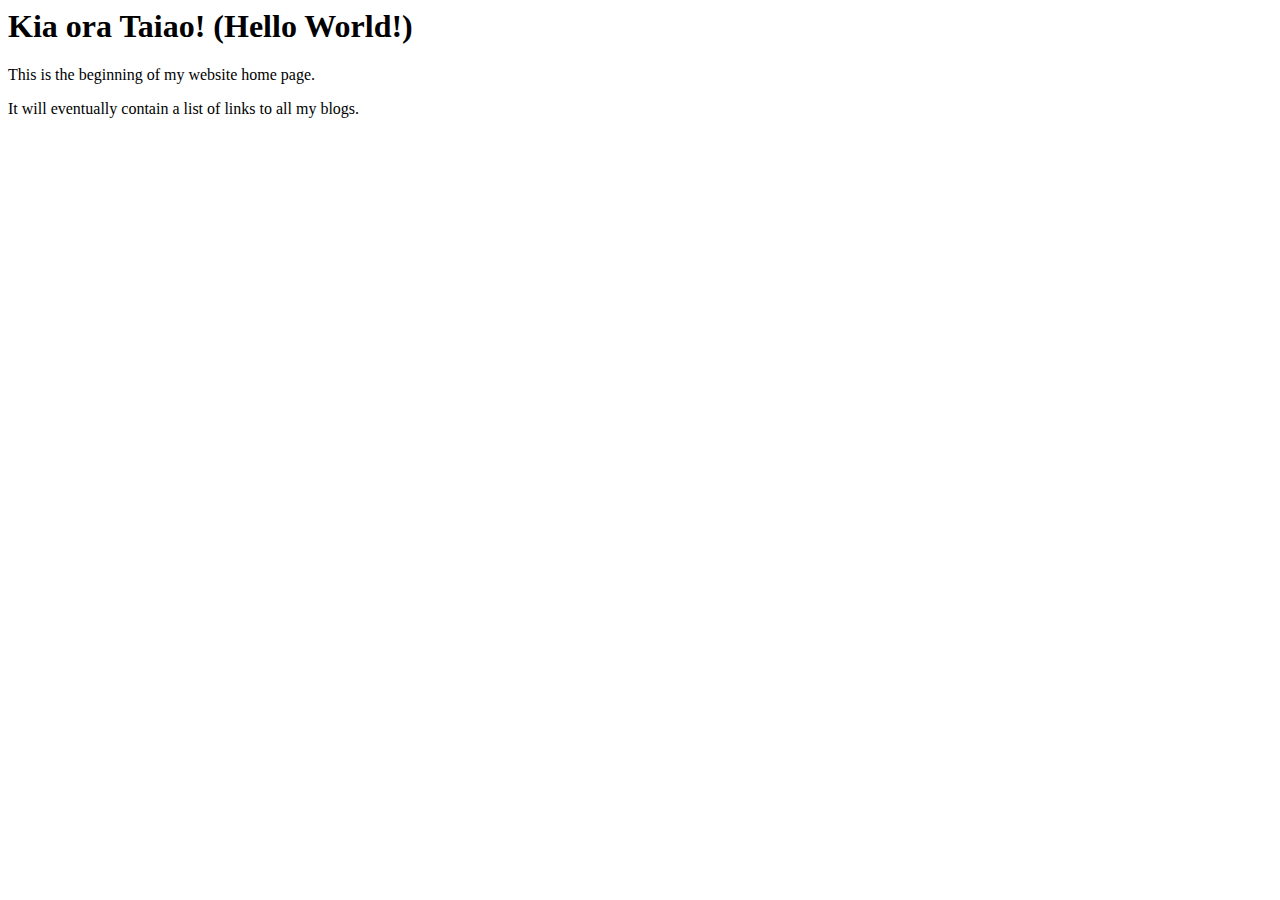
<file: index.html>
<html>
  <head>
    <title>My blog</title>
  <body>
    <h1>Kia ora Taiao! (Hello World!)</h1> 
    <p> This is the beginning of my website home page.</p>
    <p> It will eventually contain a list of links to all my blogs. </p>
  </body>
</html>
</file>
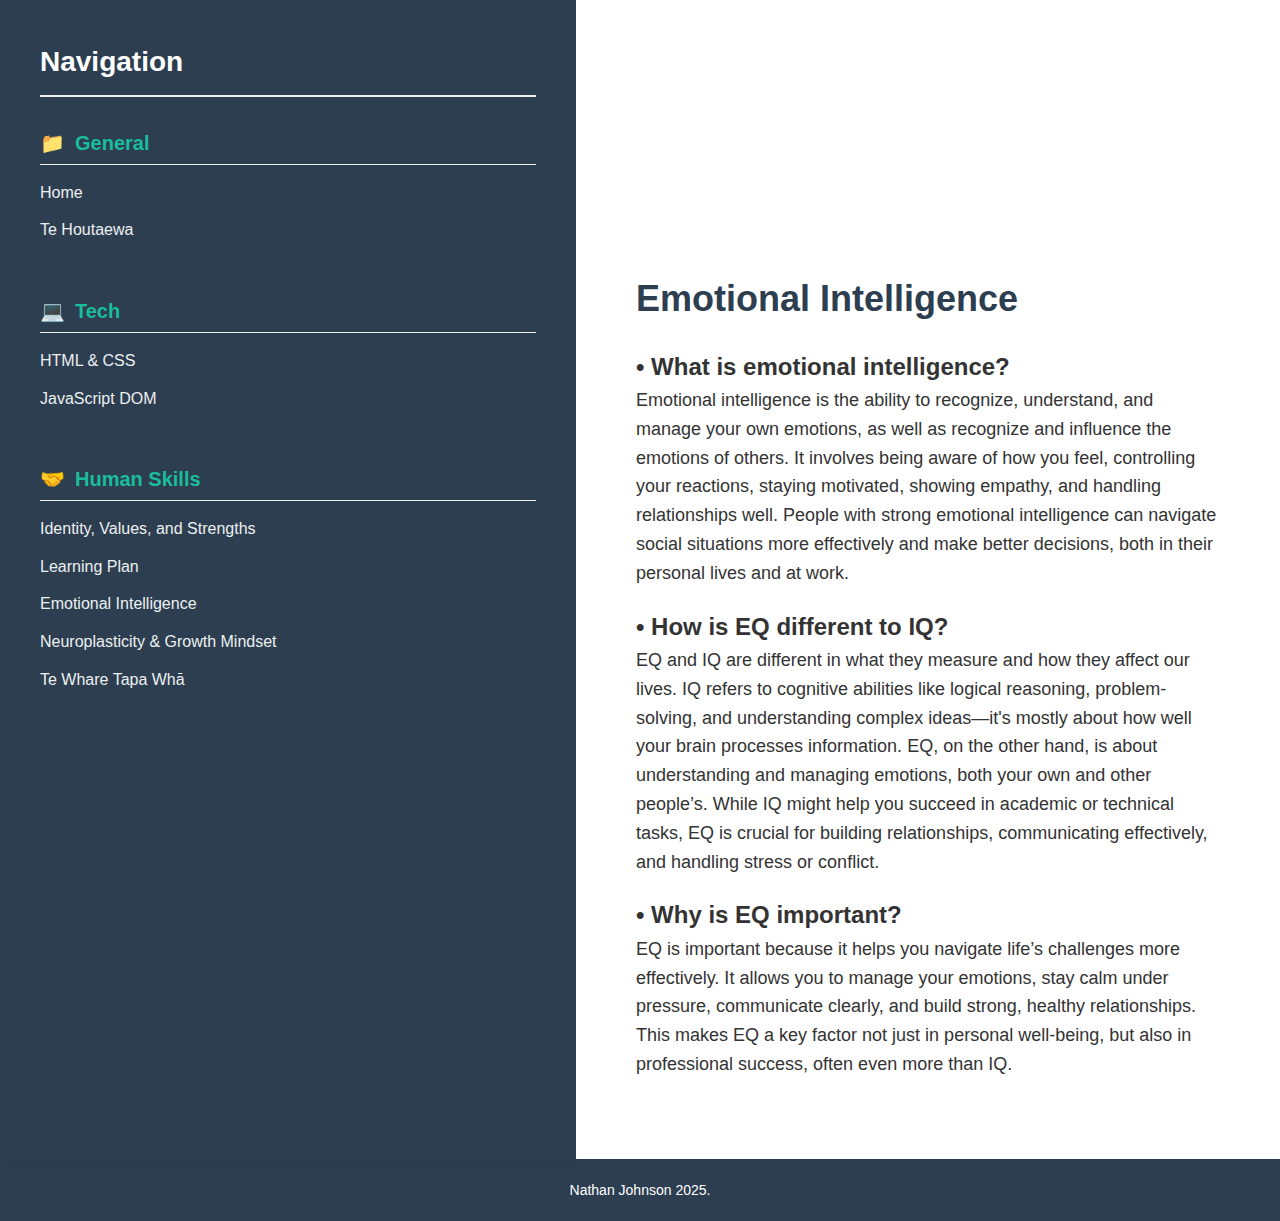
<file: blog/emotional-intelligence.html>
<!DOCTYPE html>
<html lang="en">
  <head>
    <meta charset="UTF-8" />
    <meta name="viewport" content="width=device-width, initial-scale=1" />
    <title>Emotional Intelligence</title>
    <link rel="stylesheet" href="../styles/main.css" />
  </head>
  <body>
    <div class="container">
      <aside id="sidebar-placeholder" class="sidebar"></aside>
      <script>
        fetch('sidebar.html')
          .then((response) => response.text())
          .then((data) => {
            document.getElementById('sidebar-placeholder').innerHTML = data
          })
      </script>

      <main class="content">
        <h1>Emotional Intelligence</h1>
        <h2>• What is emotional intelligence?</h2>
        <p>
          Emotional intelligence is the ability to recognize, understand, and
          manage your own emotions, as well as recognize and influence the
          emotions of others. It involves being aware of how you feel,
          controlling your reactions, staying motivated, showing empathy, and
          handling relationships well. People with strong emotional intelligence
          can navigate social situations more effectively and make better
          decisions, both in their personal lives and at work.
        </p>
        <h2>• How is EQ different to IQ?</h2>
        <p>
          EQ and IQ are different in what they measure and how they affect our
          lives. IQ refers to cognitive abilities like logical reasoning,
          problem-solving, and understanding complex ideas—it's mostly about how
          well your brain processes information. EQ, on the other hand, is about
          understanding and managing emotions, both your own and other people’s.
          While IQ might help you succeed in academic or technical tasks, EQ is
          crucial for building relationships, communicating effectively, and
          handling stress or conflict.
        </p>
        <h2>• Why is EQ important?</h2>
        <p>
          EQ is important because it helps you navigate life’s challenges more
          effectively. It allows you to manage your emotions, stay calm under
          pressure, communicate clearly, and build strong, healthy
          relationships. This makes EQ a key factor not just in personal
          well-being, but also in professional success, often even more than IQ.
        </p>
      </main>
    </div>

    <footer class="footer">
      <p>Nathan Johnson 2025.</p>
    </footer>
  </body>
</html>
</file>
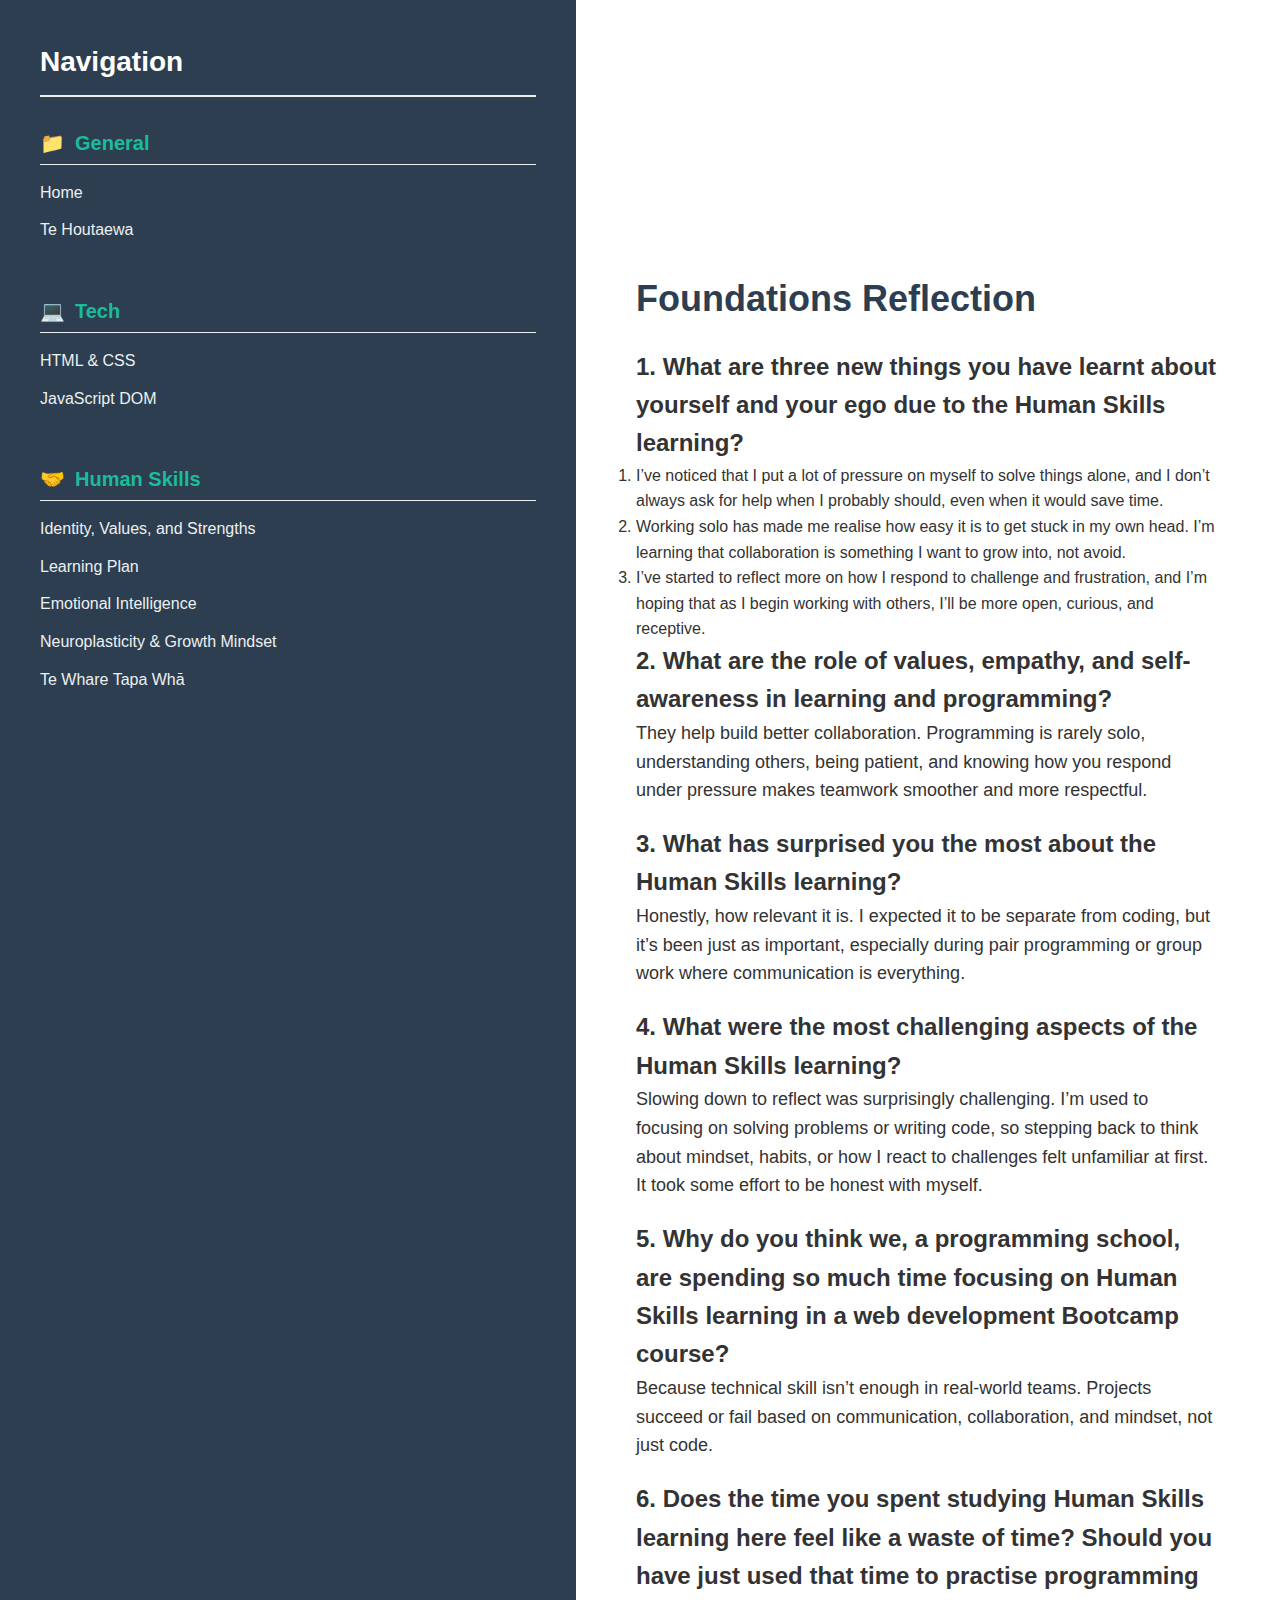
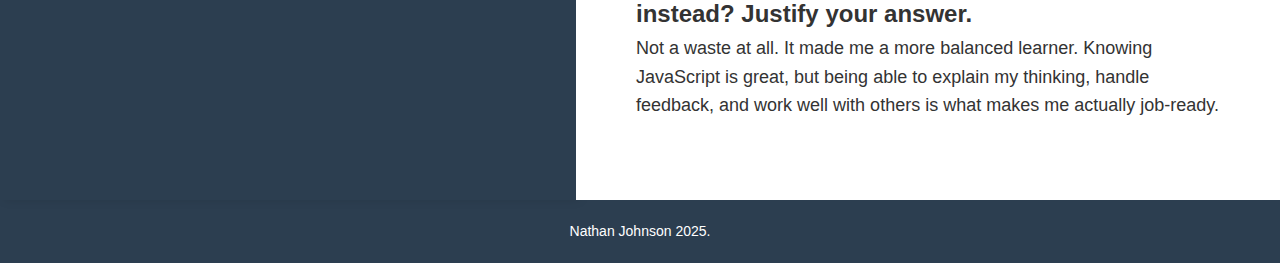
<file: blog/foundations-reflection.html>
<!DOCTYPE html>
<html lang="en">
  <head>
    <meta charset="UTF-8" />
    <meta name="viewport" content="width=device-width, initial-scale=1" />
    <title>Foundations Reflection</title>
    <link rel="stylesheet" href="../styles/main.css" />
  </head>
  <body>
    <div class="container">
      <aside id="sidebar-placeholder" class="sidebar"></aside>
      <script>
        fetch('sidebar.html')
          .then((response) => response.text())
          .then((data) => {
            document.getElementById('sidebar-placeholder').innerHTML = data
          })
      </script>

      <main class="content">
        <h1>Foundations Reflection</h1>

        <h2>
          1. What are three new things you have learnt about yourself and your
          ego due to the Human Skills learning?
        </h2>
        <ol>
          <li>
            I’ve noticed that I put a lot of pressure on myself to solve things
            alone, and I don’t always ask for help when I probably should, even
            when it would save time.
          </li>
          <li>
            Working solo has made me realise how easy it is to get stuck in my
            own head. I’m learning that collaboration is something I want to
            grow into, not avoid.
          </li>
          <li>
            I’ve started to reflect more on how I respond to challenge and
            frustration, and I’m hoping that as I begin working with others,
            I’ll be more open, curious, and receptive.
          </li>
        </ol>

        <h2>
          2. What are the role of values, empathy, and self-awareness in
          learning and programming?
        </h2>
        <p>
          They help build better collaboration. Programming is rarely solo,
          understanding others, being patient, and knowing how you respond under
          pressure makes teamwork smoother and more respectful.
        </p>

        <h2>
          3. What has surprised you the most about the Human Skills learning?
        </h2>
        <p>
          Honestly, how relevant it is. I expected it to be separate from
          coding, but it’s been just as important, especially during pair
          programming or group work where communication is everything.
        </p>

        <h2>
          4. What were the most challenging aspects of the Human Skills
          learning?
        </h2>
        <p>
          Slowing down to reflect was surprisingly challenging. I’m used to
          focusing on solving problems or writing code, so stepping back to
          think about mindset, habits, or how I react to challenges felt
          unfamiliar at first. It took some effort to be honest with myself.
        </p>

        <h2>
          5. Why do you think we, a programming school, are spending so much
          time focusing on Human Skills learning in a web development Bootcamp
          course?
        </h2>
        <p>
          Because technical skill isn’t enough in real-world teams. Projects
          succeed or fail based on communication, collaboration, and mindset,
          not just code.
        </p>

        <h2>
          6. Does the time you spent studying Human Skills learning here feel
          like a waste of time? Should you have just used that time to practise
          programming instead? Justify your answer.
        </h2>
        <p>
          Not a waste at all. It made me a more balanced learner. Knowing
          JavaScript is great, but being able to explain my thinking, handle
          feedback, and work well with others is what makes me actually
          job-ready.
        </p>
      </main>
    </div>

    <footer class="footer">
      <p>Nathan Johnson 2025.</p>
    </footer>
  </body>
</html>
</file>
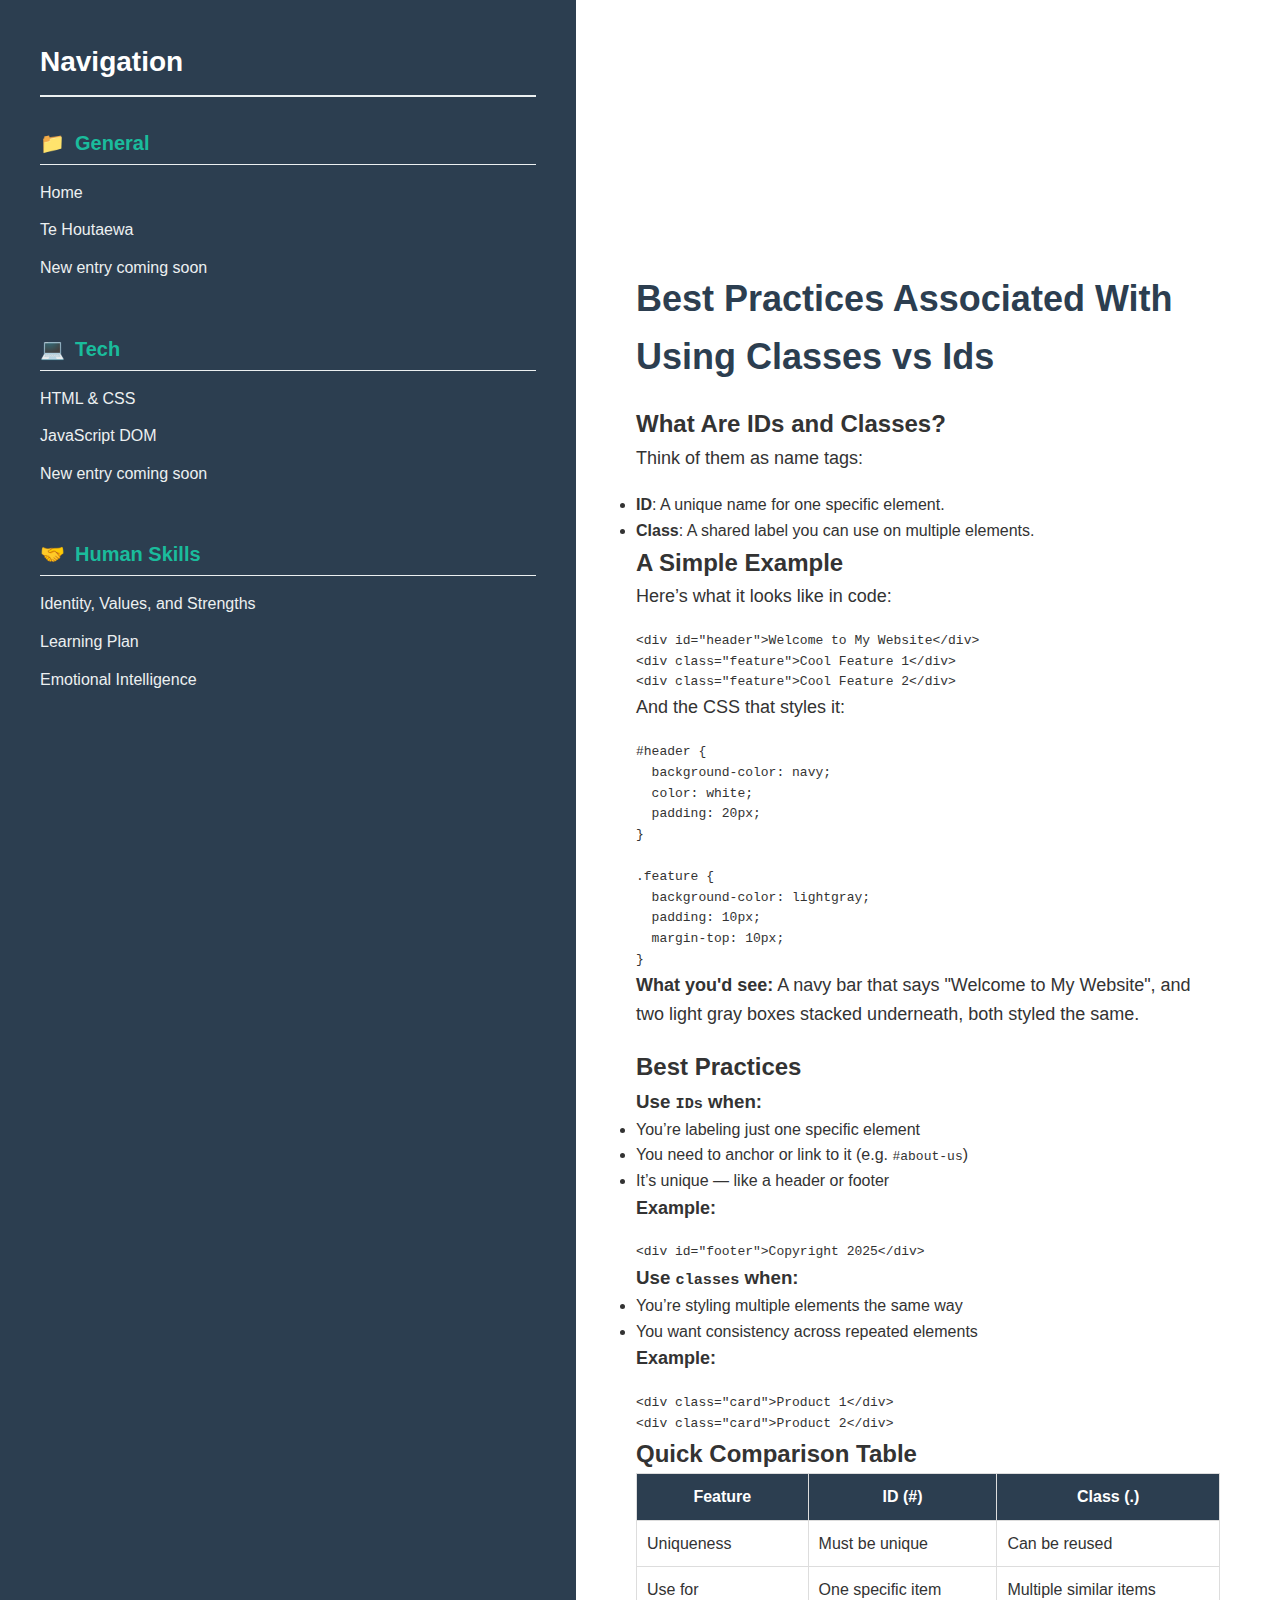
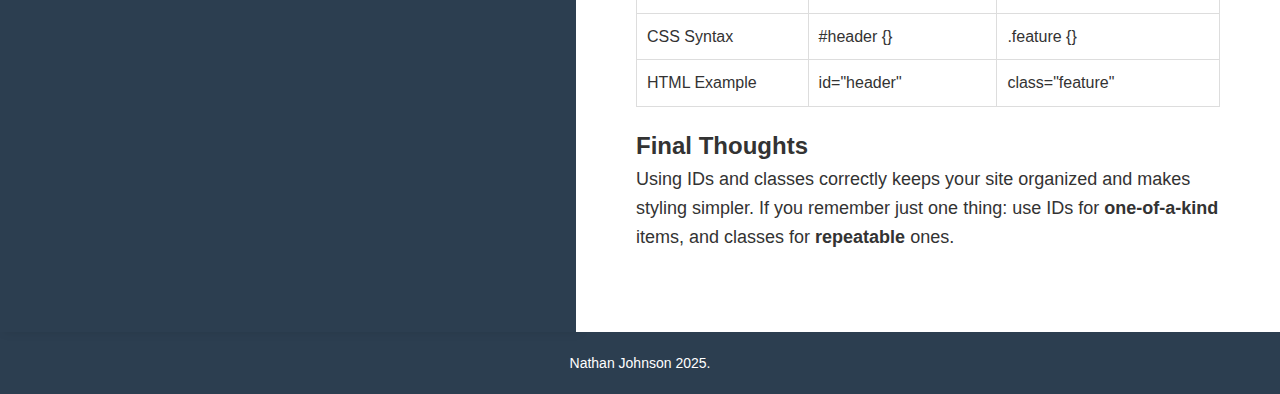
<file: blog/html-css.html>
<!DOCTYPE html>
<html lang="en">
  <head>
    <meta charset="UTF-8" />
    <meta name="viewport" content="width=device-width, initial-scale=1" />
    <title>Classes vs. IDs: Best Practices</title>
    <link rel="stylesheet" href="/styles/main.css" />
  </head>
  <body>
    <div class="container">
      <aside class="sidebar">
        <h2>Navigation</h2>

        <div class="link-section">
          <h3 class="icon-general">General</h3>
          <ul>
            <li>
              <a href="/index.html">Home</a></a>
            </li>
            <li><a href="te-houtaewa-template.html">Te Houtaewa</a></li>
            <li><a href="#">New entry coming soon</a></li>
          </ul>
        </div>

        <div class="link-section">
          <h3 class="icon-tech">Tech</h3>
          <ul>
            <li><a href="html-css.html">HTML & CSS</a></li>
            <li><a href="javascript-dom.html">JavaScript DOM</a></li>
            <li><a href="#">New entry coming soon</a></li>
          </ul>
        </div>

        <div class="link-section">
          <h3 class="icon-human">Human Skills</h3>
          <ul>
            <li><a href="identity-values.html"
                >Identity, Values, and Strengths</a
              ></li>
            <li><a href="learning-plan.html">Learning Plan</a></li>
            <li><a href="emotional-intelligence.html">Emotional Intelligence</a></li>
          </ul>
        </div>
      </aside>

      <main class="content">
        <h1>Best Practices Associated With Using Classes vs Ids</h1>
        <h2>What Are IDs and Classes?</h2>
        <p>Think of them as name tags:</p>
        <ul>
          <li><strong>ID</strong>: A unique name for one specific element.</li>
          <li>
            <strong>Class</strong>: A shared label you can use on multiple
            elements.
          </li>
        </ul>

        <h2>A Simple Example</h2>
        <p>Here’s what it looks like in code:</p>

        <pre><code>&lt;div id="header"&gt;Welcome to My Website&lt;/div&gt;
&lt;div class="feature"&gt;Cool Feature 1&lt;/div&gt;
&lt;div class="feature"&gt;Cool Feature 2&lt;/div&gt;
</code></pre>

        <p>And the CSS that styles it:</p>

        <pre><code>#header {
  background-color: navy;
  color: white;
  padding: 20px;
}

.feature {
  background-color: lightgray;
  padding: 10px;
  margin-top: 10px;
}
</code></pre>

        <p>
          <strong>What you'd see:</strong> A navy bar that says "Welcome to My
          Website", and two light gray boxes stacked underneath, both styled the
          same.
        </p>

        <h2>Best Practices</h2>
        <h3>Use <code>IDs</code> when:</h3>
        <ul>
          <li>You’re labeling just one specific element</li>
          <li>
            You need to anchor or link to it (e.g. <code>#about-us</code>)
          </li>
          <li>It’s unique — like a header or footer</li>
        </ul>

        <p><strong>Example:</strong></p>
        <pre><code>&lt;div id="footer"&gt;Copyright 2025&lt;/div&gt;
</code></pre>

        <h3>Use <code>classes</code> when:</h3>
        <ul>
          <li>You’re styling multiple elements the same way</li>
          <li>You want consistency across repeated elements</li>
        </ul>

        <p><strong>Example:</strong></p>
        <pre><code>&lt;div class="card"&gt;Product 1&lt;/div&gt;
&lt;div class="card"&gt;Product 2&lt;/div&gt;
</code></pre>

        <h2>Quick Comparison Table</h2>
        <table
          style="width: 100%; margin-bottom: 20px; border-collapse: collapse"
        >
          <thead>
            <tr style="background-color: #2c3e50; color: white">
              <th style="padding: 10px; border: 1px solid #ddd">Feature</th>
              <th style="padding: 10px; border: 1px solid #ddd">ID (#)</th>
              <th style="padding: 10px; border: 1px solid #ddd">Class (.)</th>
            </tr>
          </thead>
          <tbody>
            <tr>
              <td style="padding: 10px; border: 1px solid #ddd">Uniqueness</td>
              <td style="padding: 10px; border: 1px solid #ddd">
                Must be unique
              </td>
              <td style="padding: 10px; border: 1px solid #ddd">
                Can be reused
              </td>
            </tr>
            <tr>
              <td style="padding: 10px; border: 1px solid #ddd">Use for</td>
              <td style="padding: 10px; border: 1px solid #ddd">
                One specific item
              </td>
              <td style="padding: 10px; border: 1px solid #ddd">
                Multiple similar items
              </td>
            </tr>
            <tr>
              <td style="padding: 10px; border: 1px solid #ddd">CSS Syntax</td>
              <td style="padding: 10px; border: 1px solid #ddd">#header {}</td>
              <td style="padding: 10px; border: 1px solid #ddd">.feature {}</td>
            </tr>
            <tr>
              <td style="padding: 10px; border: 1px solid #ddd">
                HTML Example
              </td>
              <td style="padding: 10px; border: 1px solid #ddd">id="header"</td>
              <td style="padding: 10px; border: 1px solid #ddd">
                class="feature"
              </td>
            </tr>
          </tbody>
        </table>

        <h2>Final Thoughts</h2>
        <p>
          Using IDs and classes correctly keeps your site organized and makes
          styling simpler. If you remember just one thing: use IDs for
          <strong>one-of-a-kind</strong> items, and classes for
          <strong>repeatable</strong> ones.
        </p>
      </main>
    </div>

    <footer class="footer">
      <p>Nathan Johnson 2025.</p>
    </footer>
  </body>
</html>
</file>
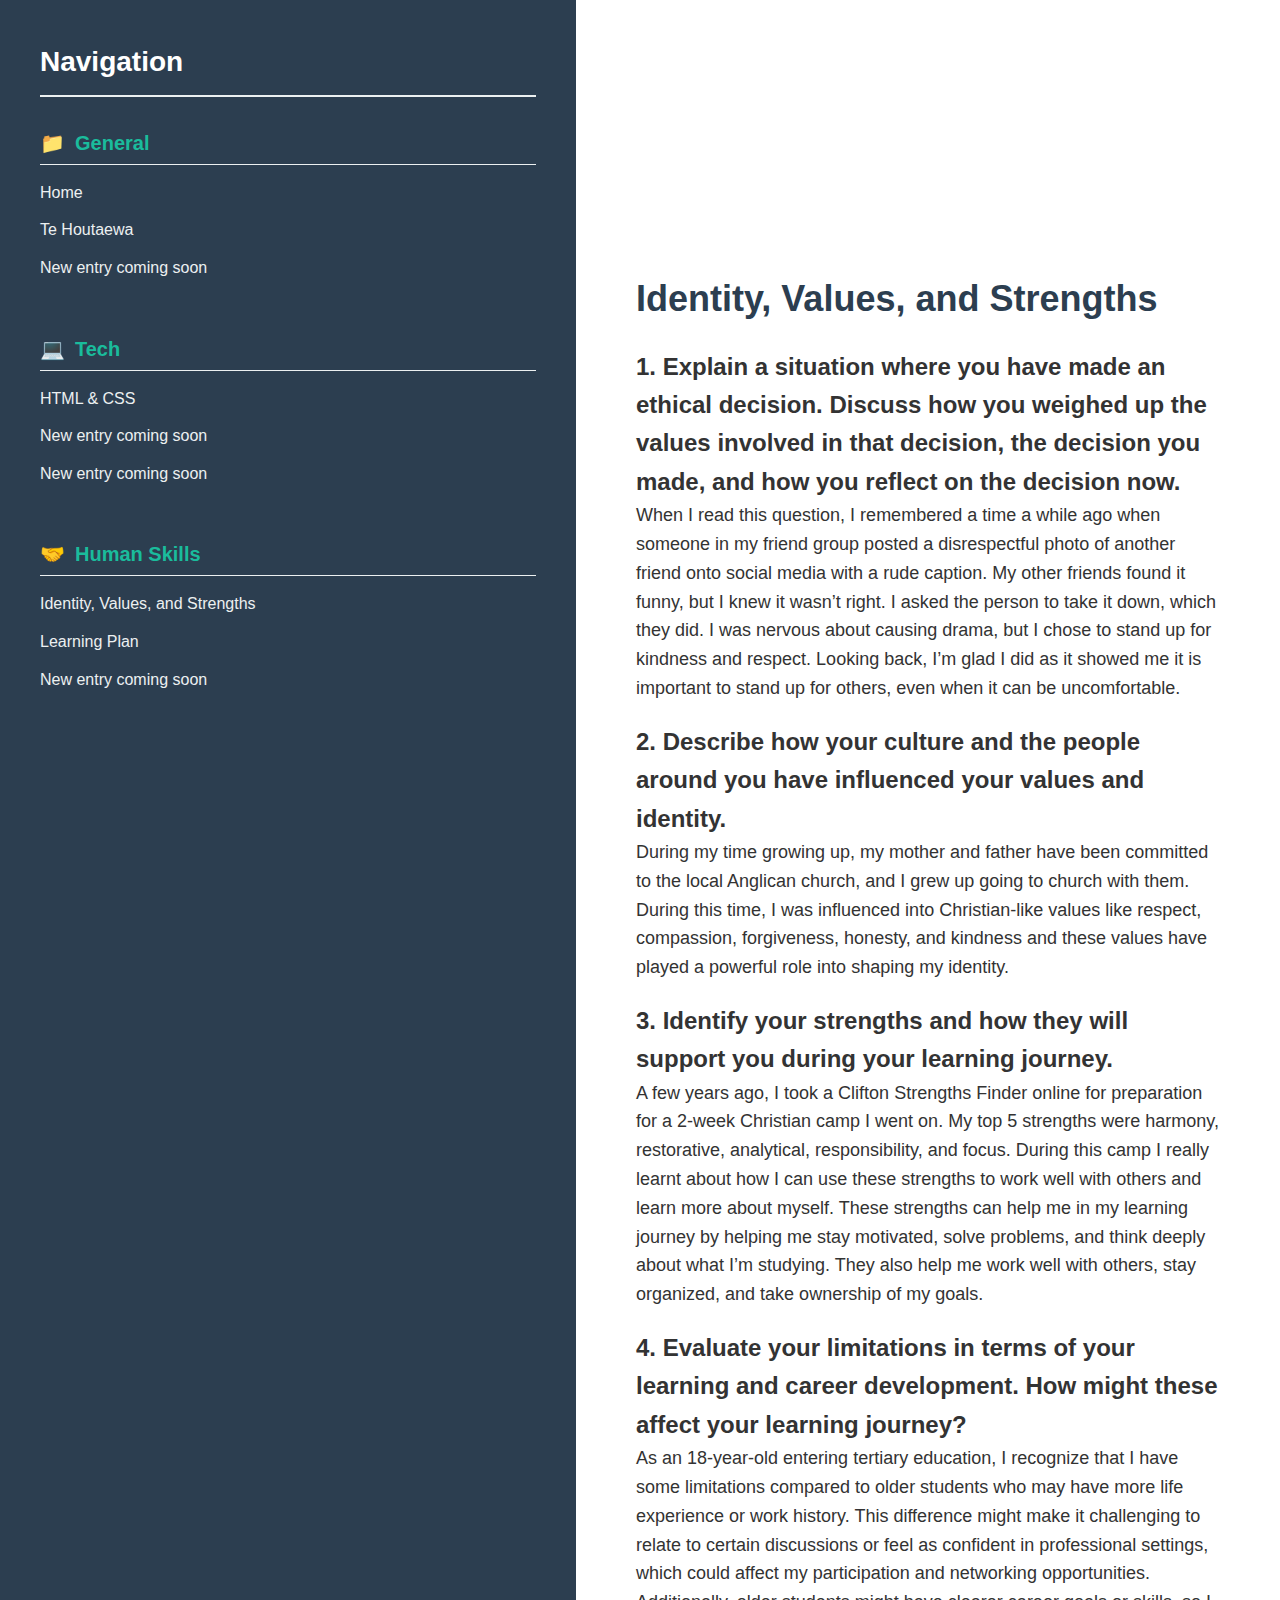
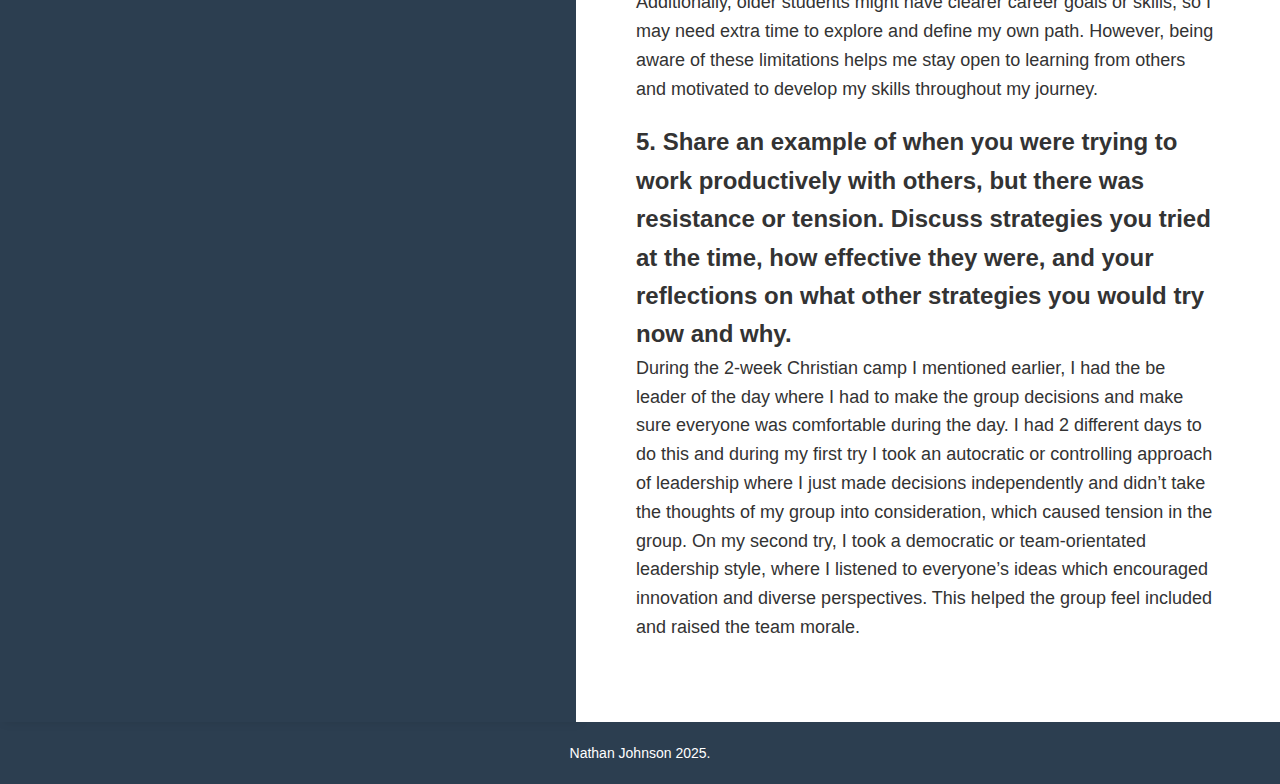
<file: blog/identity-values-strengths.html>
<!DOCTYPE html>
<html lang="en">
  <head>
    <meta charset="UTF-8" />
    <meta name="viewport" content="width=device-width, initial-scale=1" />
    <title>Identity, Values, and Strengths</title>
    <link rel="stylesheet" href="../styles/main.css" />
  </head>
  <body>
    <div class="container">
      <aside class="sidebar">
        <h2>Navigation</h2>

        <div class="link-section">
          <h3 class="icon-general">General</h3>
          <ul>
            <li><a href="../index.html">Home</a></li>
            <li>
              <a href="te-houtaewa-template.html">Te Houtaewa</a>
            </li>
            <li><a href="#">New entry coming soon</a></li>
          </ul>
        </div>

        <div class="link-section">
          <h3 class="icon-tech">Tech</h3>
          <ul>
            <li><a href="html-css.html">HTML & CSS</a></li>
            <li><a href="#">New entry coming soon</a></li>
            <li><a href="#">New entry coming soon</a></li>
          </ul>
        </div>

        <div class="link-section">
          <h3 class="icon-human">Human Skills</h3>
          <ul>
            <li>
              <a href="identity-values-strengths.html"
                >Identity, Values, and Strengths</a
              >
            </li>
            <li><a href="learning-plan.html">Learning Plan</a></li>
            <li><a href="#">New entry coming soon</a></li>
          </ul>
        </div>
      </aside>

      <main class="content">
        <h1>Identity, Values, and Strengths</h1>

        <section>
          <h2>
            1. Explain a situation where you have made an ethical decision.
            Discuss how you weighed up the values involved in that decision, the
            decision you made, and how you reflect on the decision now.
          </h2>
          <p>
            When I read this question, I remembered a time a while ago when
            someone in my friend group posted a disrespectful photo of another
            friend onto social media with a rude caption. My other friends found
            it funny, but I knew it wasn’t right. I asked the person to take it
            down, which they did. I was nervous about causing drama, but I chose
            to stand up for kindness and respect. Looking back, I’m glad I did
            as it showed me it is important to stand up for others, even when it
            can be uncomfortable.
          </p>
        </section>

        <section>
          <h2>
            2. Describe how your culture and the people around you have
            influenced your values and identity.
          </h2>
          <p>
            During my time growing up, my mother and father have been committed
            to the local Anglican church, and I grew up going to church with
            them. During this time, I was influenced into Christian-like values
            like respect, compassion, forgiveness, honesty, and kindness and
            these values have played a powerful role into shaping my identity.
          </p>
        </section>

        <section>
          <h2>
            3. Identify your strengths and how they will support you during your
            learning journey.
          </h2>
          <p>
            A few years ago, I took a Clifton Strengths Finder online for
            preparation for a 2-week Christian camp I went on. My top 5
            strengths were harmony, restorative, analytical, responsibility, and
            focus. During this camp I really learnt about how I can use these
            strengths to work well with others and learn more about myself.
            These strengths can help me in my learning journey by helping me
            stay motivated, solve problems, and think deeply about what I’m
            studying. They also help me work well with others, stay organized,
            and take ownership of my goals.
          </p>
        </section>

        <section>
          <h2>
            4. Evaluate your limitations in terms of your learning and career
            development. How might these affect your learning journey?
          </h2>
          <p>
            As an 18-year-old entering tertiary education, I recognize that I
            have some limitations compared to older students who may have more
            life experience or work history. This difference might make it
            challenging to relate to certain discussions or feel as confident in
            professional settings, which could affect my participation and
            networking opportunities. Additionally, older students might have
            clearer career goals or skills, so I may need extra time to explore
            and define my own path. However, being aware of these limitations
            helps me stay open to learning from others and motivated to develop
            my skills throughout my journey.
          </p>
        </section>

        <section>
          <h2>
            5. Share an example of when you were trying to work productively
            with others, but there was resistance or tension. Discuss strategies
            you tried at the time, how effective they were, and your reflections
            on what other strategies you would try now and why.
          </h2>
          <p>
            During the 2-week Christian camp I mentioned earlier, I had the be
            leader of the day where I had to make the group decisions and make
            sure everyone was comfortable during the day. I had 2 different days
            to do this and during my first try I took an autocratic or
            controlling approach of leadership where I just made decisions
            independently and didn’t take the thoughts of my group into
            consideration, which caused tension in the group. On my second try,
            I took a democratic or team-orientated leadership style, where I
            listened to everyone’s ideas which encouraged innovation and diverse
            perspectives. This helped the group feel included and raised the
            team morale.
          </p>
        </section>
      </main>
    </div>

    <footer class="footer">
      <p>Nathan Johnson 2025.</p>
    </footer>
  </body>
</html>
</file>
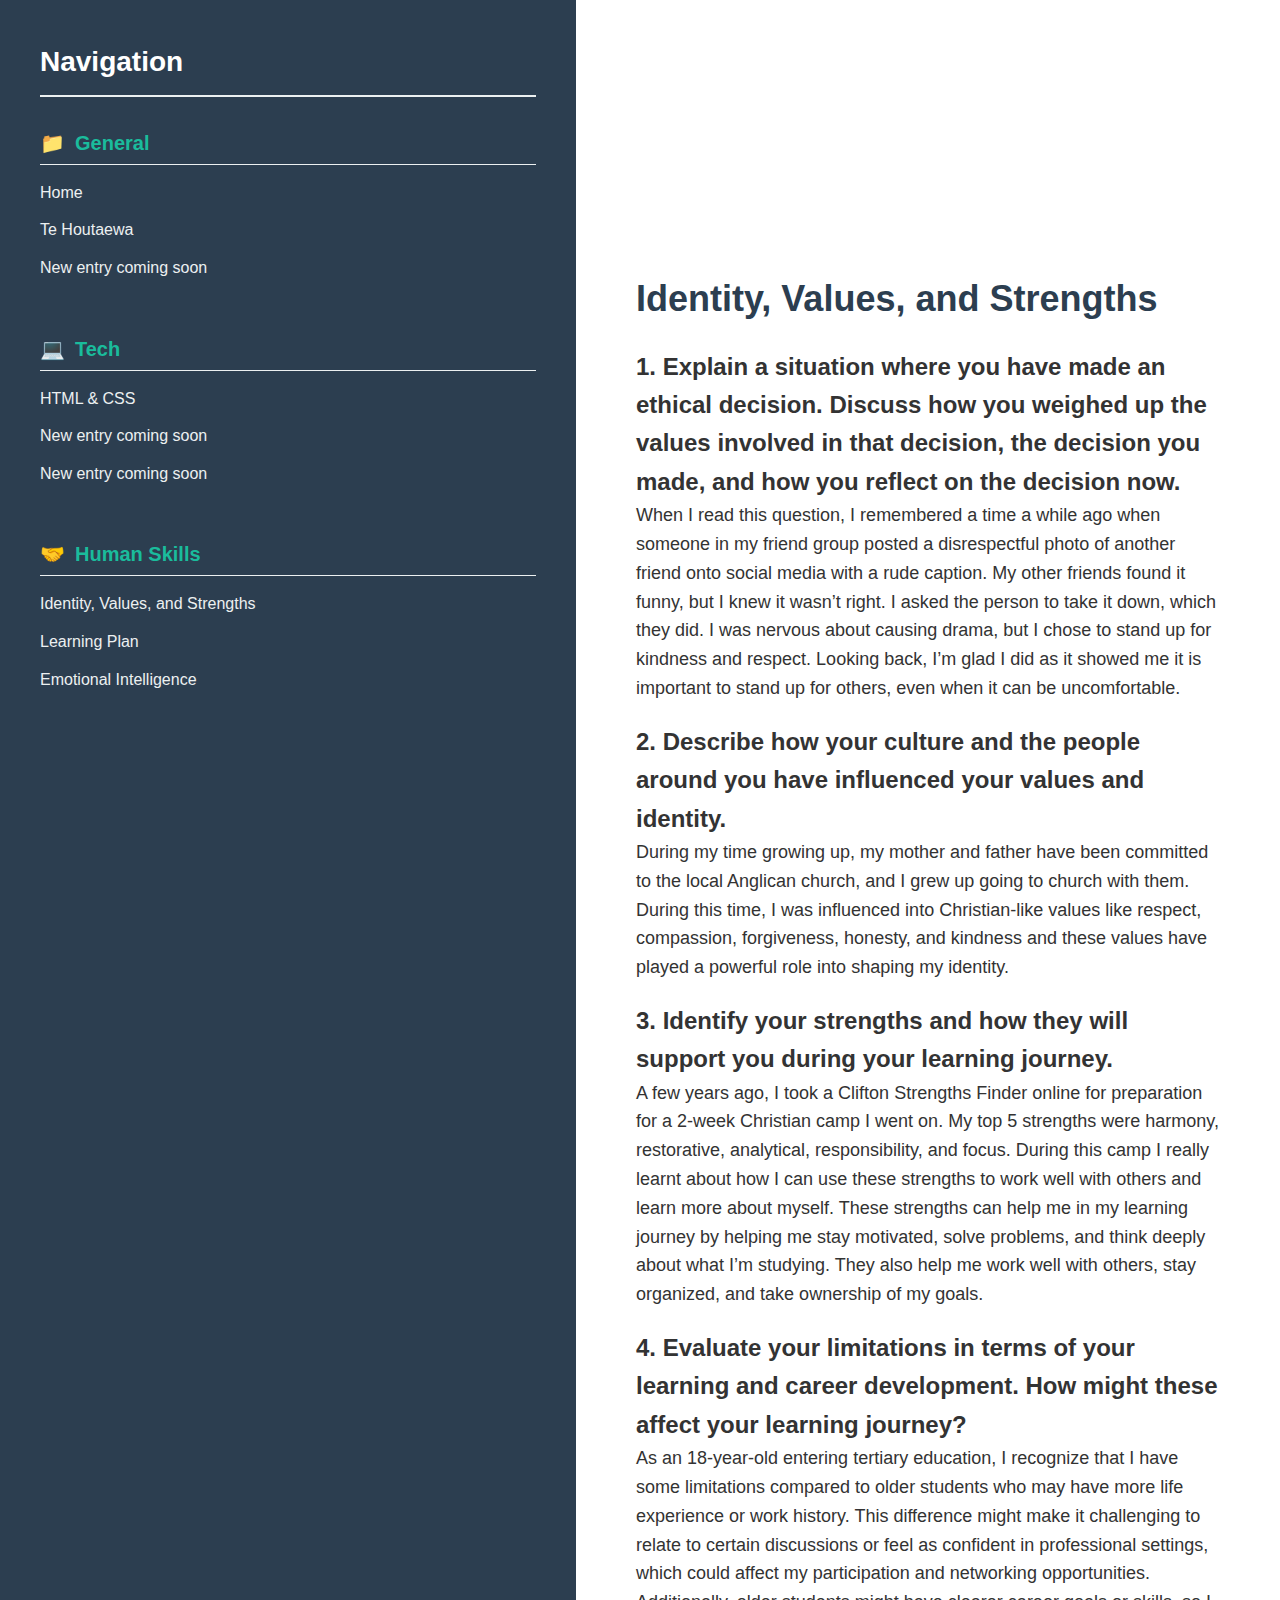
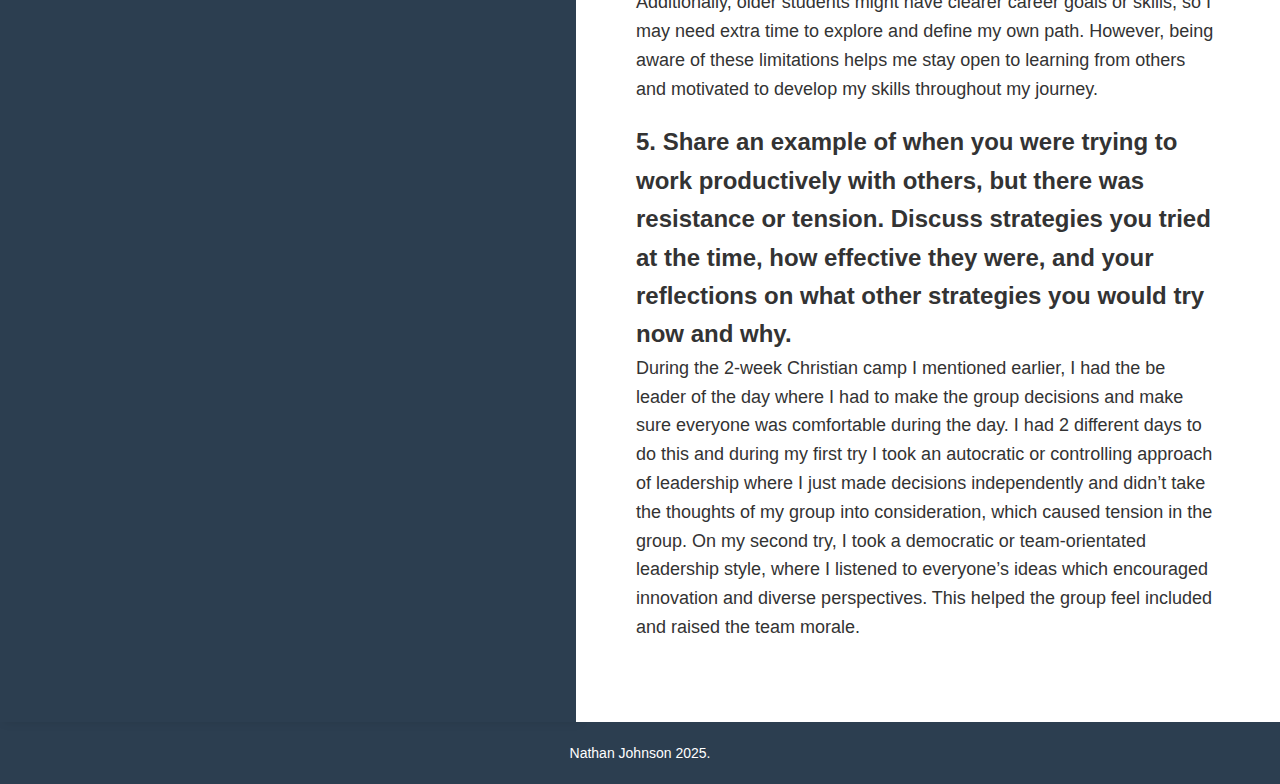
<file: blog/identity-values.html>
<!DOCTYPE html>
<html lang="en">
  <head>
    <meta charset="UTF-8" />
    <meta name="viewport" content="width=device-width, initial-scale=1" />
    <title>Identity, Values, and Strengths</title>
    <link rel="stylesheet" href="../styles/main.css" />
  </head>
  <body>
    <div class="container">
      <aside class="sidebar">
        <h2>Navigation</h2>

        <div class="link-section">
          <h3 class="icon-general">General</h3>
          <ul>
            <li><a href="../index.html">Home</a></li>
            <li>
              <a href="te-houtaewa-template.html">Te Houtaewa</a>
            </li>
            <li><a href="#">New entry coming soon</a></li>
          </ul>
        </div>

        <div class="link-section">
          <h3 class="icon-tech">Tech</h3>
          <ul>
            <li><a href="html-css.html">HTML & CSS</a></li>
            <li><a href="#">New entry coming soon</a></li>
            <li><a href="#">New entry coming soon</a></li>
          </ul>
        </div>

        <div class="link-section">
          <h3 class="icon-human">Human Skills</h3>
          <ul>
            <li>
              <a href="#">Identity, Values, and Strengths</a>
            </li>
            <li><a href="learning-plan.html">Learning Plan</a></li>
            <li>
              <a href="emotional-intelligence.html">Emotional Intelligence</a>
            </li>
          </ul>
        </div>
      </aside>

      <main class="content">
        <h1>Identity, Values, and Strengths</h1>

        <section>
          <h2>
            1. Explain a situation where you have made an ethical decision.
            Discuss how you weighed up the values involved in that decision, the
            decision you made, and how you reflect on the decision now.
          </h2>
          <p>
            When I read this question, I remembered a time a while ago when
            someone in my friend group posted a disrespectful photo of another
            friend onto social media with a rude caption. My other friends found
            it funny, but I knew it wasn’t right. I asked the person to take it
            down, which they did. I was nervous about causing drama, but I chose
            to stand up for kindness and respect. Looking back, I’m glad I did
            as it showed me it is important to stand up for others, even when it
            can be uncomfortable.
          </p>
        </section>

        <section>
          <h2>
            2. Describe how your culture and the people around you have
            influenced your values and identity.
          </h2>
          <p>
            During my time growing up, my mother and father have been committed
            to the local Anglican church, and I grew up going to church with
            them. During this time, I was influenced into Christian-like values
            like respect, compassion, forgiveness, honesty, and kindness and
            these values have played a powerful role into shaping my identity.
          </p>
        </section>

        <section>
          <h2>
            3. Identify your strengths and how they will support you during your
            learning journey.
          </h2>
          <p>
            A few years ago, I took a Clifton Strengths Finder online for
            preparation for a 2-week Christian camp I went on. My top 5
            strengths were harmony, restorative, analytical, responsibility, and
            focus. During this camp I really learnt about how I can use these
            strengths to work well with others and learn more about myself.
            These strengths can help me in my learning journey by helping me
            stay motivated, solve problems, and think deeply about what I’m
            studying. They also help me work well with others, stay organized,
            and take ownership of my goals.
          </p>
        </section>

        <section>
          <h2>
            4. Evaluate your limitations in terms of your learning and career
            development. How might these affect your learning journey?
          </h2>
          <p>
            As an 18-year-old entering tertiary education, I recognize that I
            have some limitations compared to older students who may have more
            life experience or work history. This difference might make it
            challenging to relate to certain discussions or feel as confident in
            professional settings, which could affect my participation and
            networking opportunities. Additionally, older students might have
            clearer career goals or skills, so I may need extra time to explore
            and define my own path. However, being aware of these limitations
            helps me stay open to learning from others and motivated to develop
            my skills throughout my journey.
          </p>
        </section>

        <section>
          <h2>
            5. Share an example of when you were trying to work productively
            with others, but there was resistance or tension. Discuss strategies
            you tried at the time, how effective they were, and your reflections
            on what other strategies you would try now and why.
          </h2>
          <p>
            During the 2-week Christian camp I mentioned earlier, I had the be
            leader of the day where I had to make the group decisions and make
            sure everyone was comfortable during the day. I had 2 different days
            to do this and during my first try I took an autocratic or
            controlling approach of leadership where I just made decisions
            independently and didn’t take the thoughts of my group into
            consideration, which caused tension in the group. On my second try,
            I took a democratic or team-orientated leadership style, where I
            listened to everyone’s ideas which encouraged innovation and diverse
            perspectives. This helped the group feel included and raised the
            team morale.
          </p>
        </section>
      </main>
    </div>

    <footer class="footer">
      <p>Nathan Johnson 2025.</p>
    </footer>
  </body>
</html>
</file>
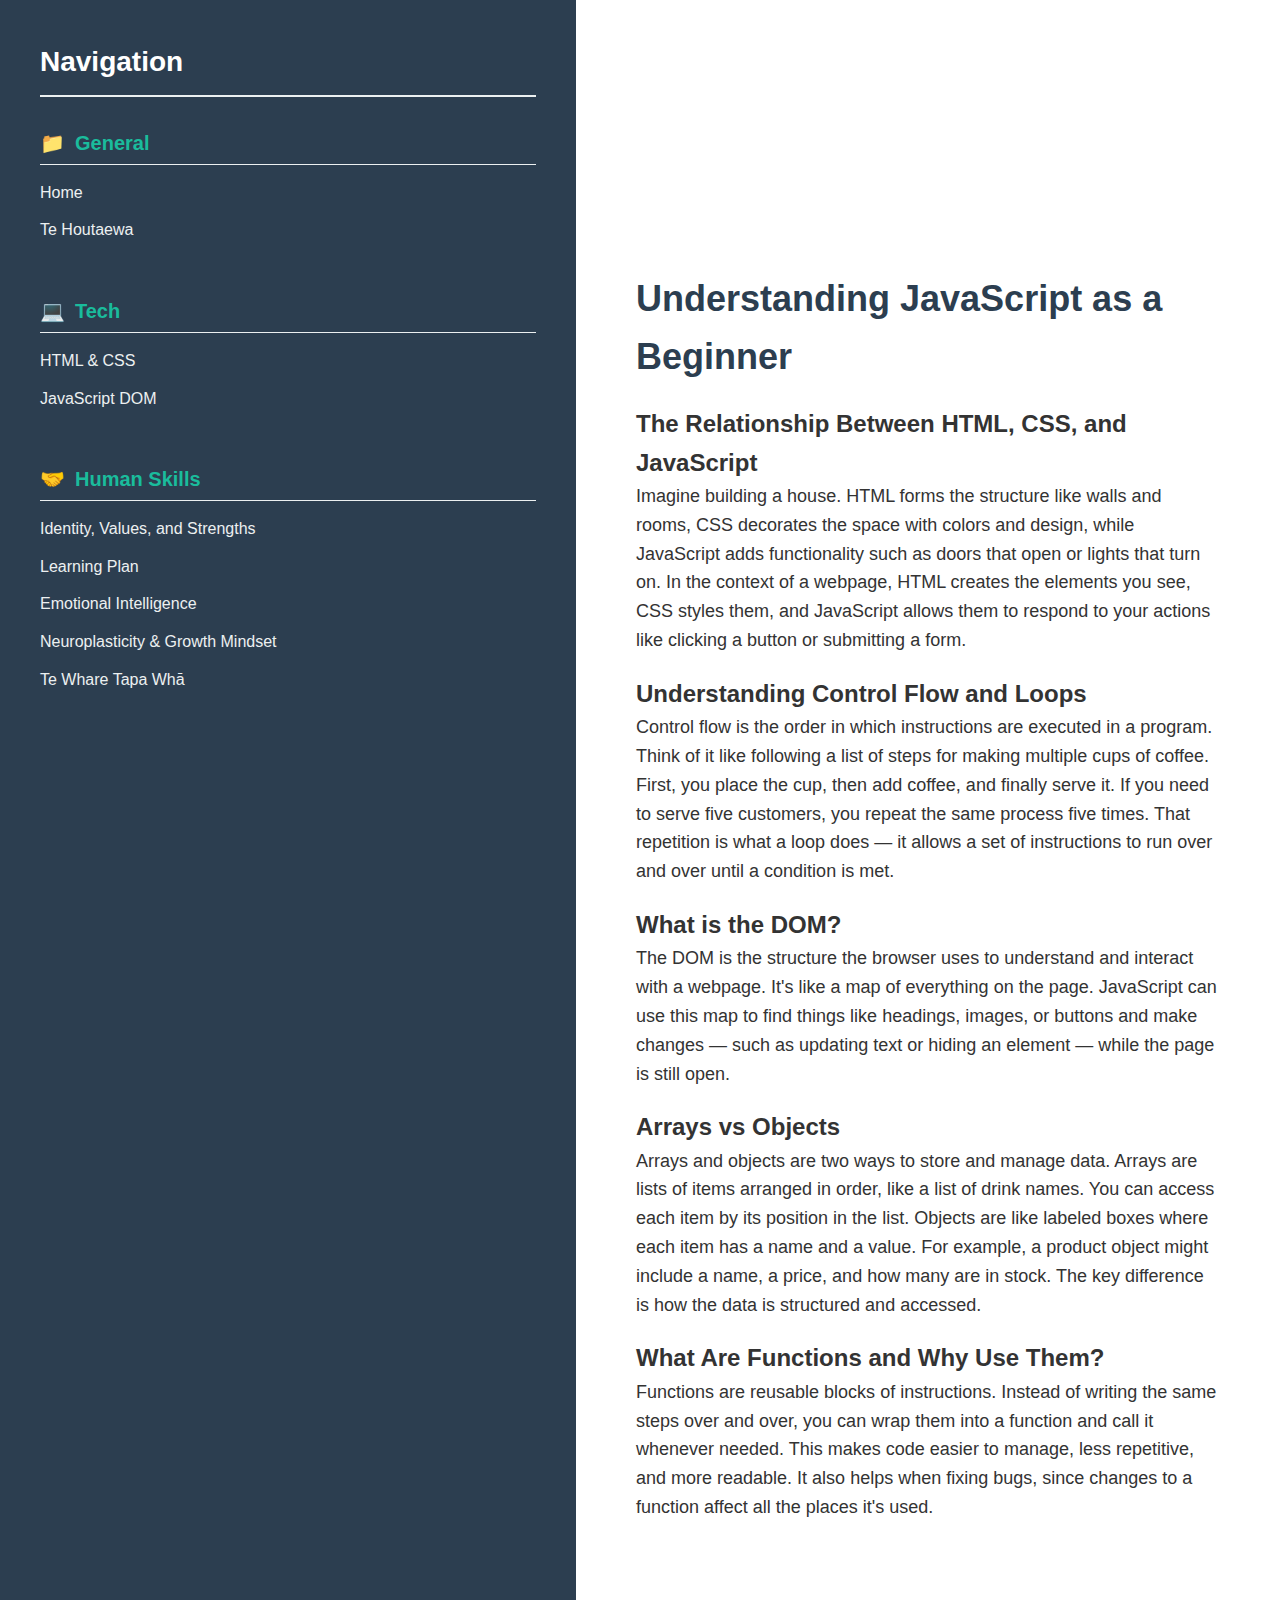
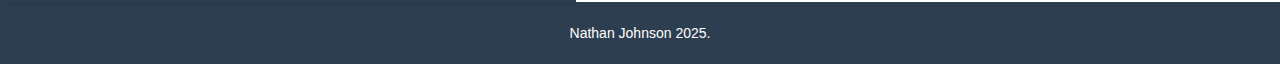
<file: blog/javascript-dom.html>
<!DOCTYPE html>
<html lang="en">
  <head>
    <meta charset="UTF-8" />
    <meta name="viewport" content="width=device-width, initial-scale=1" />
    <title>JavaScript DOM</title>
    <link rel="stylesheet" href="../styles/main.css" />
  </head>
  <body>
    <div class="container">
      <aside id="sidebar-placeholder" class="sidebar"></aside>
      <script>
        fetch('sidebar.html')
          .then((response) => response.text())
          .then((data) => {
            document.getElementById('sidebar-placeholder').innerHTML = data
          })
      </script>

      <main class="content">
        <h1>Understanding JavaScript as a Beginner</h1>

        <h2>The Relationship Between HTML, CSS, and JavaScript</h2>
        <p>
          Imagine building a house. HTML forms the structure like walls and
          rooms, CSS decorates the space with colors and design, while
          JavaScript adds functionality such as doors that open or lights that
          turn on. In the context of a webpage, HTML creates the elements you
          see, CSS styles them, and JavaScript allows them to respond to your
          actions like clicking a button or submitting a form.
        </p>

        <h2>Understanding Control Flow and Loops</h2>
        <p>
          Control flow is the order in which instructions are executed in a
          program. Think of it like following a list of steps for making
          multiple cups of coffee. First, you place the cup, then add coffee,
          and finally serve it. If you need to serve five customers, you repeat
          the same process five times. That repetition is what a loop does — it
          allows a set of instructions to run over and over until a condition is
          met.
        </p>

        <h2>What is the DOM?</h2>
        <p>
          The DOM is the structure the browser uses to understand and interact
          with a webpage. It's like a map of everything on the page. JavaScript
          can use this map to find things like headings, images, or buttons and
          make changes — such as updating text or hiding an element — while the
          page is still open.
        </p>

        <h2>Arrays vs Objects</h2>
        <p>
          Arrays and objects are two ways to store and manage data. Arrays are
          lists of items arranged in order, like a list of drink names. You can
          access each item by its position in the list. Objects are like labeled
          boxes where each item has a name and a value. For example, a product
          object might include a name, a price, and how many are in stock. The
          key difference is how the data is structured and accessed.
        </p>

        <h2>What Are Functions and Why Use Them?</h2>
        <p>
          Functions are reusable blocks of instructions. Instead of writing the
          same steps over and over, you can wrap them into a function and call
          it whenever needed. This makes code easier to manage, less repetitive,
          and more readable. It also helps when fixing bugs, since changes to a
          function affect all the places it's used.
        </p>
      </main>
    </div>

    <footer class="footer">
      <p>Nathan Johnson 2025.</p>
    </footer>
  </body>
</html>
</file>
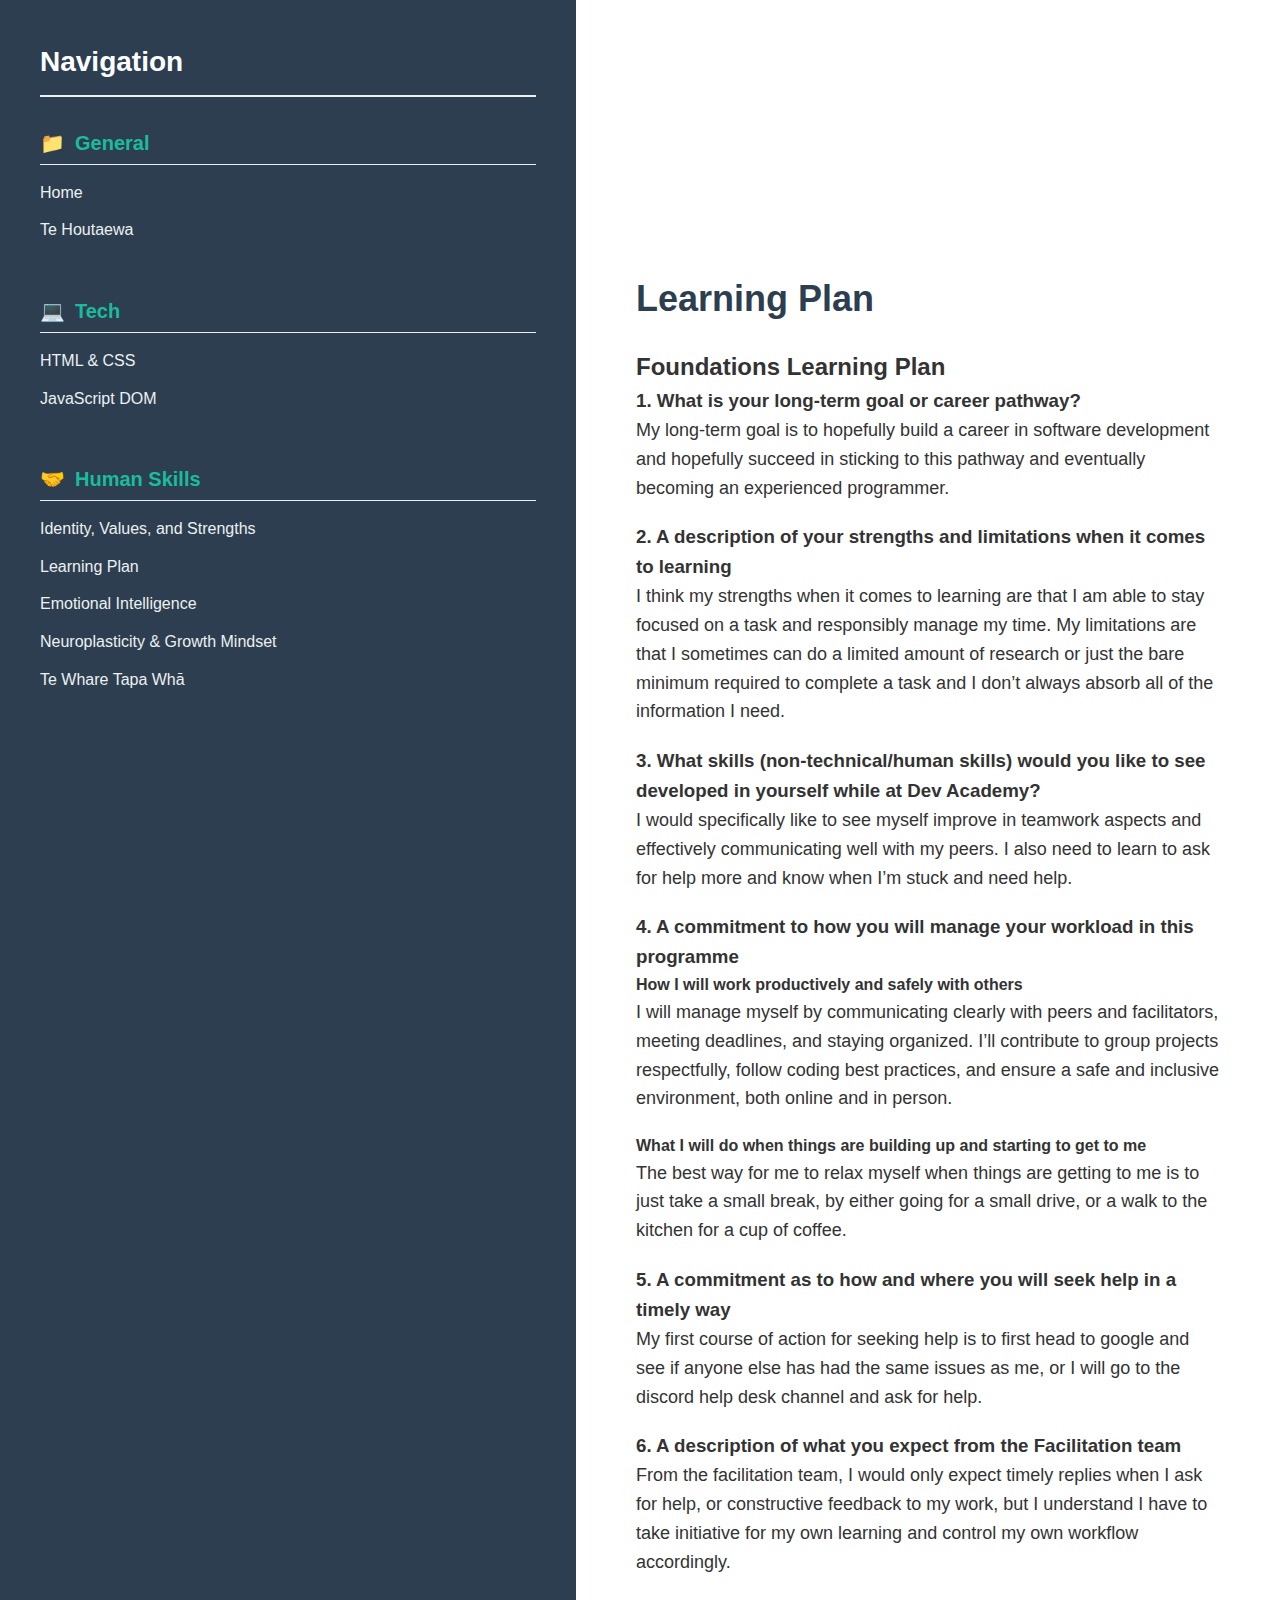
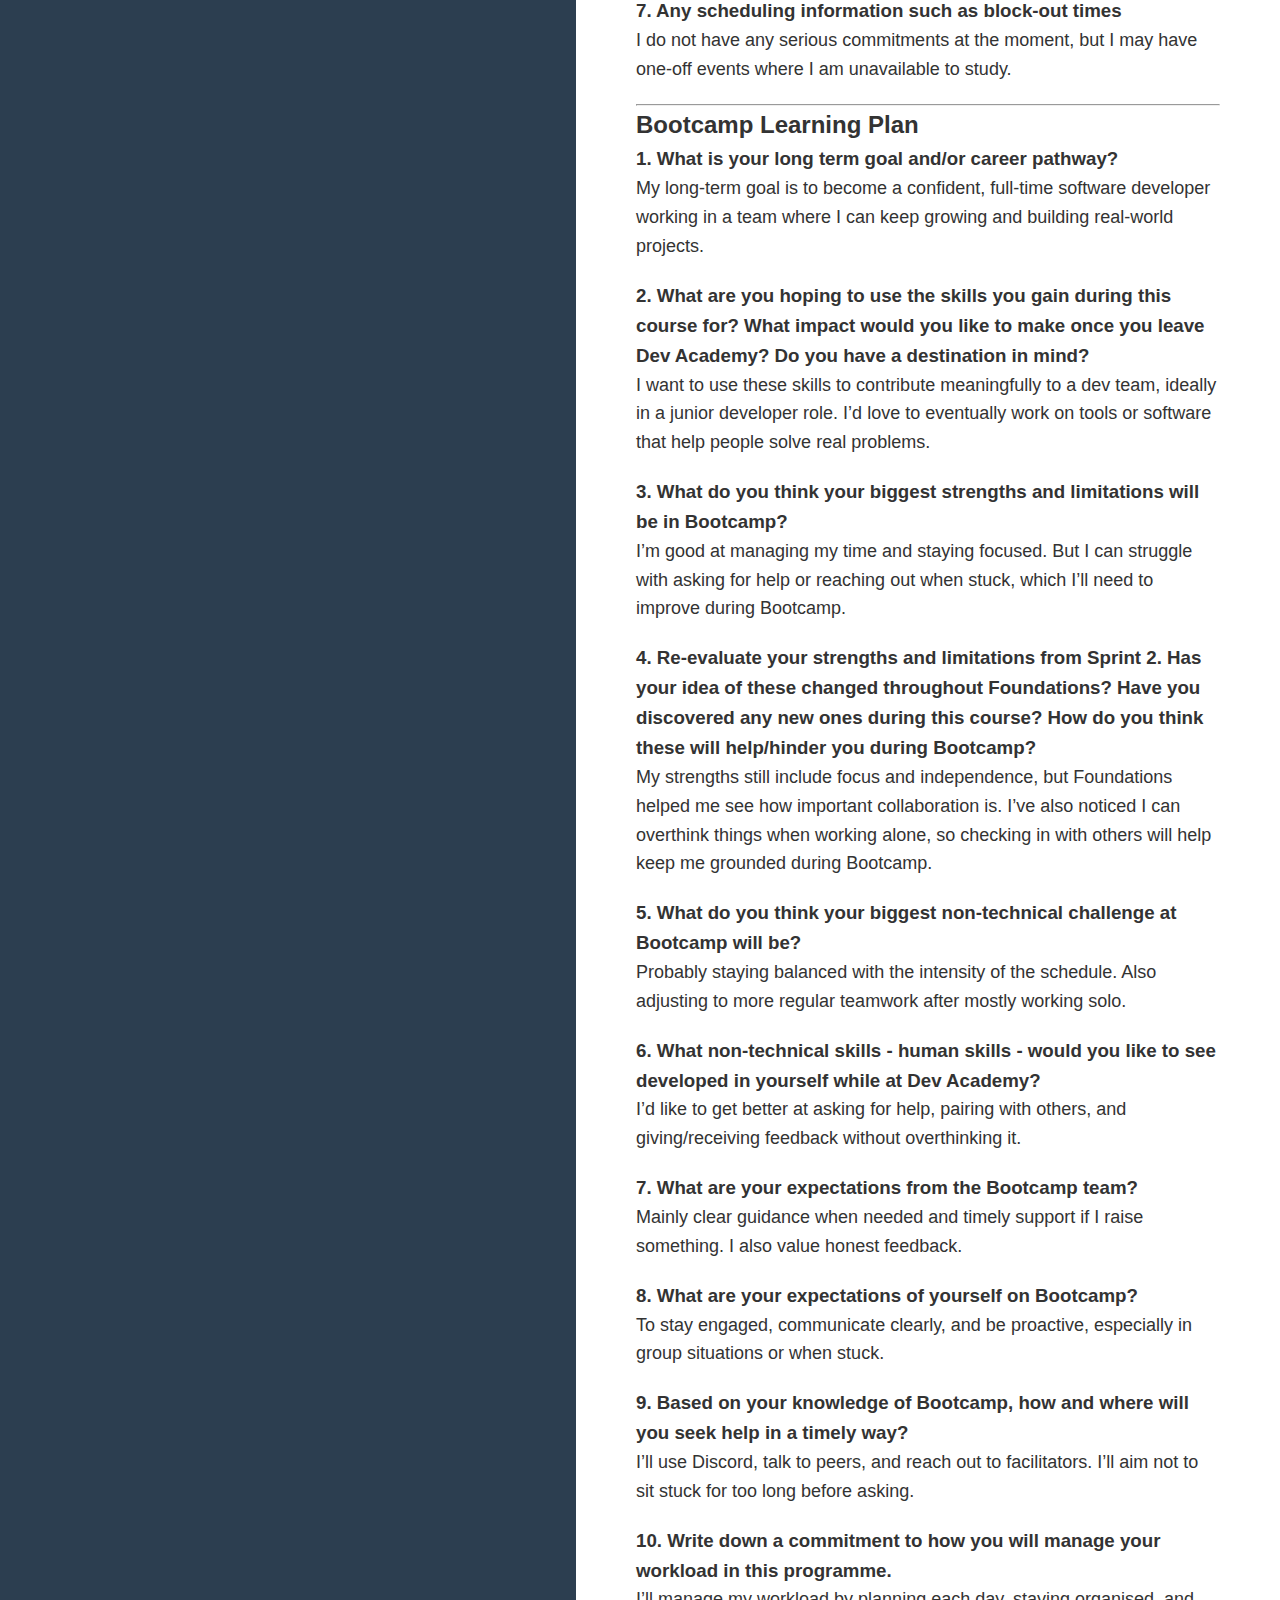
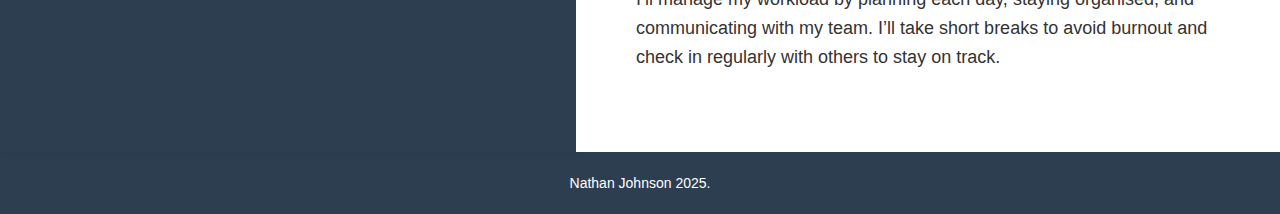
<file: blog/learning-plan.html>
<!DOCTYPE html>
<html lang="en">
  <head>
    <meta charset="UTF-8" />
    <meta name="viewport" content="width=device-width, initial-scale=1" />
    <title>Learning Plan</title>
    <link rel="stylesheet" href="../styles/main.css" />
  </head>
  <body>
    <div class="container">
      <aside id="sidebar-placeholder" class="sidebar"></aside>
      <script>
        fetch('sidebar.html')
          .then((response) => response.text())
          .then((data) => {
            document.getElementById('sidebar-placeholder').innerHTML = data
          })
      </script>

      <main class="content">
        <h1>Learning Plan</h1>

        <h2>Foundations Learning Plan</h2>

        <h3>1. What is your long-term goal or career pathway?</h3>
        <p>
          My long-term goal is to hopefully build a career in software
          development and hopefully succeed in sticking to this pathway and
          eventually becoming an experienced programmer.
        </p>

        <h3>
          2. A description of your strengths and limitations when it comes to
          learning
        </h3>
        <p>
          I think my strengths when it comes to learning are that I am able to
          stay focused on a task and responsibly manage my time. My limitations
          are that I sometimes can do a limited amount of research or just the
          bare minimum required to complete a task and I don’t always absorb all
          of the information I need.
        </p>

        <h3>
          3. What skills (non-technical/human skills) would you like to see
          developed in yourself while at Dev Academy?
        </h3>
        <p>
          I would specifically like to see myself improve in teamwork aspects
          and effectively communicating well with my peers. I also need to learn
          to ask for help more and know when I’m stuck and need help.
        </p>

        <h3>
          4. A commitment to how you will manage your workload in this programme
        </h3>

        <h4>How I will work productively and safely with others</h4>
        <p>
          I will manage myself by communicating clearly with peers and
          facilitators, meeting deadlines, and staying organized. I’ll
          contribute to group projects respectfully, follow coding best
          practices, and ensure a safe and inclusive environment, both online
          and in person.
        </p>

        <h4>
          What I will do when things are building up and starting to get to me
        </h4>
        <p>
          The best way for me to relax myself when things are getting to me is
          to just take a small break, by either going for a small drive, or a
          walk to the kitchen for a cup of coffee.
        </p>

        <h3>
          5. A commitment as to how and where you will seek help in a timely way
        </h3>
        <p>
          My first course of action for seeking help is to first head to google
          and see if anyone else has had the same issues as me, or I will go to
          the discord help desk channel and ask for help.
        </p>

        <h3>6. A description of what you expect from the Facilitation team</h3>
        <p>
          From the facilitation team, I would only expect timely replies when I
          ask for help, or constructive feedback to my work, but I understand I
          have to take initiative for my own learning and control my own
          workflow accordingly.
        </p>

        <h3>7. Any scheduling information such as block-out times</h3>
        <p>
          I do not have any serious commitments at the moment, but I may have
          one-off events where I am unavailable to study.
        </p>

        <hr />

        <h2>Bootcamp Learning Plan</h2>

        <h3>1. What is your long term goal and/or career pathway?</h3>
        <p>
          My long-term goal is to become a confident, full-time software
          developer working in a team where I can keep growing and building
          real-world projects.
        </p>

        <h3>
          2. What are you hoping to use the skills you gain during this course
          for? What impact would you like to make once you leave Dev Academy? Do
          you have a destination in mind?
        </h3>
        <p>
          I want to use these skills to contribute meaningfully to a dev team,
          ideally in a junior developer role. I’d love to eventually work on
          tools or software that help people solve real problems.
        </p>

        <h3>
          3. What do you think your biggest strengths and limitations will be in
          Bootcamp?
        </h3>
        <p>
          I’m good at managing my time and staying focused. But I can struggle
          with asking for help or reaching out when stuck, which I’ll need to
          improve during Bootcamp.
        </p>

        <h3>
          4. Re-evaluate your strengths and limitations from Sprint 2. Has your
          idea of these changed throughout Foundations? Have you discovered any
          new ones during this course? How do you think these will help/hinder
          you during Bootcamp?
        </h3>
        <p>
          My strengths still include focus and independence, but Foundations
          helped me see how important collaboration is. I’ve also noticed I can
          overthink things when working alone, so checking in with others will
          help keep me grounded during Bootcamp.
        </p>

        <h3>
          5. What do you think your biggest non-technical challenge at Bootcamp
          will be?
        </h3>
        <p>
          Probably staying balanced with the intensity of the schedule. Also
          adjusting to more regular teamwork after mostly working solo.
        </p>

        <h3>
          6. What non-technical skills - human skills - would you like to see
          developed in yourself while at Dev Academy?
        </h3>
        <p>
          I’d like to get better at asking for help, pairing with others, and
          giving/receiving feedback without overthinking it.
        </p>

        <h3>7. What are your expectations from the Bootcamp team?</h3>
        <p>
          Mainly clear guidance when needed and timely support if I raise
          something. I also value honest feedback.
        </p>

        <h3>8. What are your expectations of yourself on Bootcamp?</h3>
        <p>
          To stay engaged, communicate clearly, and be proactive, especially in
          group situations or when stuck.
        </p>

        <h3>
          9. Based on your knowledge of Bootcamp, how and where will you seek
          help in a timely way?
        </h3>
        <p>
          I’ll use Discord, talk to peers, and reach out to facilitators. I’ll
          aim not to sit stuck for too long before asking.
        </p>

        <h3>
          10. Write down a commitment to how you will manage your workload in
          this programme.
        </h3>
        <p>
          I’ll manage my workload by planning each day, staying organised, and
          communicating with my team. I’ll take short breaks to avoid burnout
          and check in regularly with others to stay on track.
        </p>
      </main>
    </div>

    <footer class="footer">
      <p>Nathan Johnson 2025.</p>
    </footer>
  </body>
</html>
</file>
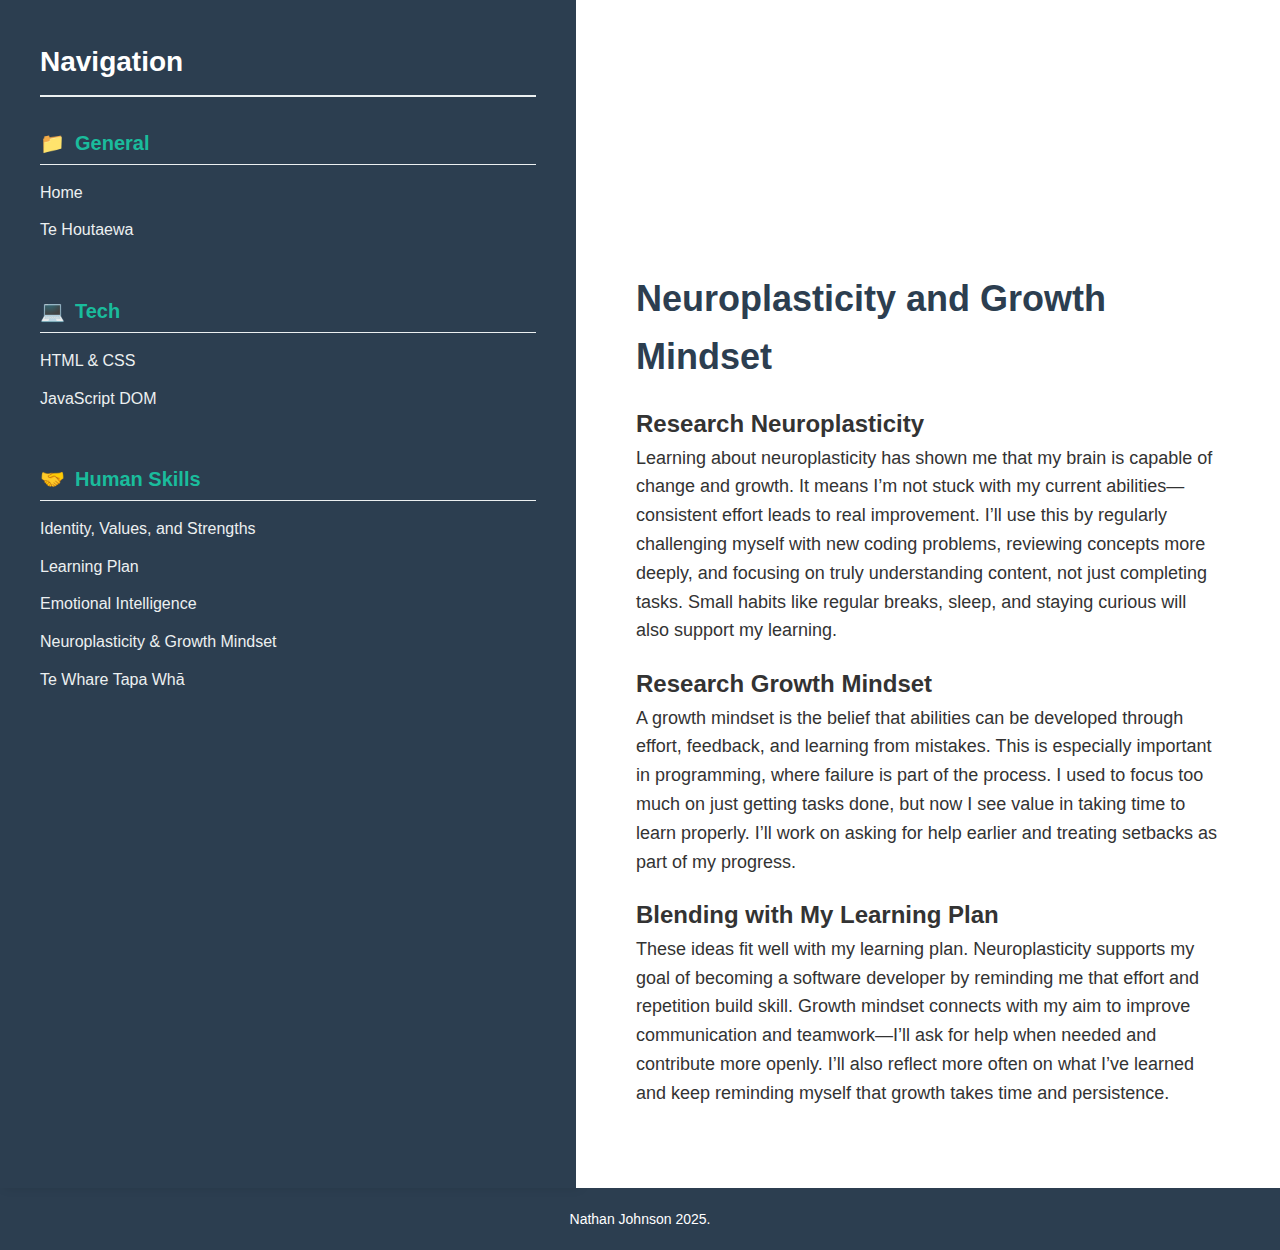
<file: blog/neuroplasticity.html>
<!DOCTYPE html>
<html lang="en">
  <head>
    <meta charset="UTF-8" />
    <meta name="viewport" content="width=device-width, initial-scale=1" />
    <title>Neuroplasticity & Growth Mindset</title>
    <link rel="stylesheet" href="../styles/main.css" />
  </head>
  <body>
    <div class="container">
      <aside id="sidebar-placeholder" class="sidebar"></aside>
      <script>
        fetch('sidebar.html')
          .then((response) => response.text())
          .then((data) => {
            document.getElementById('sidebar-placeholder').innerHTML = data
          })
      </script>

      <main class="content">
        <h1>Neuroplasticity and Growth Mindset</h1>

        <h2>Research Neuroplasticity</h2>
        <p>
          Learning about neuroplasticity has shown me that my brain is capable
          of change and growth. It means I’m not stuck with my current
          abilities—consistent effort leads to real improvement. I’ll use this
          by regularly challenging myself with new coding problems, reviewing
          concepts more deeply, and focusing on truly understanding content, not
          just completing tasks. Small habits like regular breaks, sleep, and
          staying curious will also support my learning.
        </p>

        <h2>Research Growth Mindset</h2>
        <p>
          A growth mindset is the belief that abilities can be developed through
          effort, feedback, and learning from mistakes. This is especially
          important in programming, where failure is part of the process. I used
          to focus too much on just getting tasks done, but now I see value in
          taking time to learn properly. I’ll work on asking for help earlier
          and treating setbacks as part of my progress.
        </p>

        <h2>Blending with My Learning Plan</h2>
        <p>
          These ideas fit well with my learning plan. Neuroplasticity supports
          my goal of becoming a software developer by reminding me that effort
          and repetition build skill. Growth mindset connects with my aim to
          improve communication and teamwork—I’ll ask for help when needed and
          contribute more openly. I’ll also reflect more often on what I’ve
          learned and keep reminding myself that growth takes time and
          persistence.
        </p>
      </main>
    </div>

    <footer class="footer">
      <p>Nathan Johnson 2025.</p>
    </footer>
  </body>
</html>
</file>
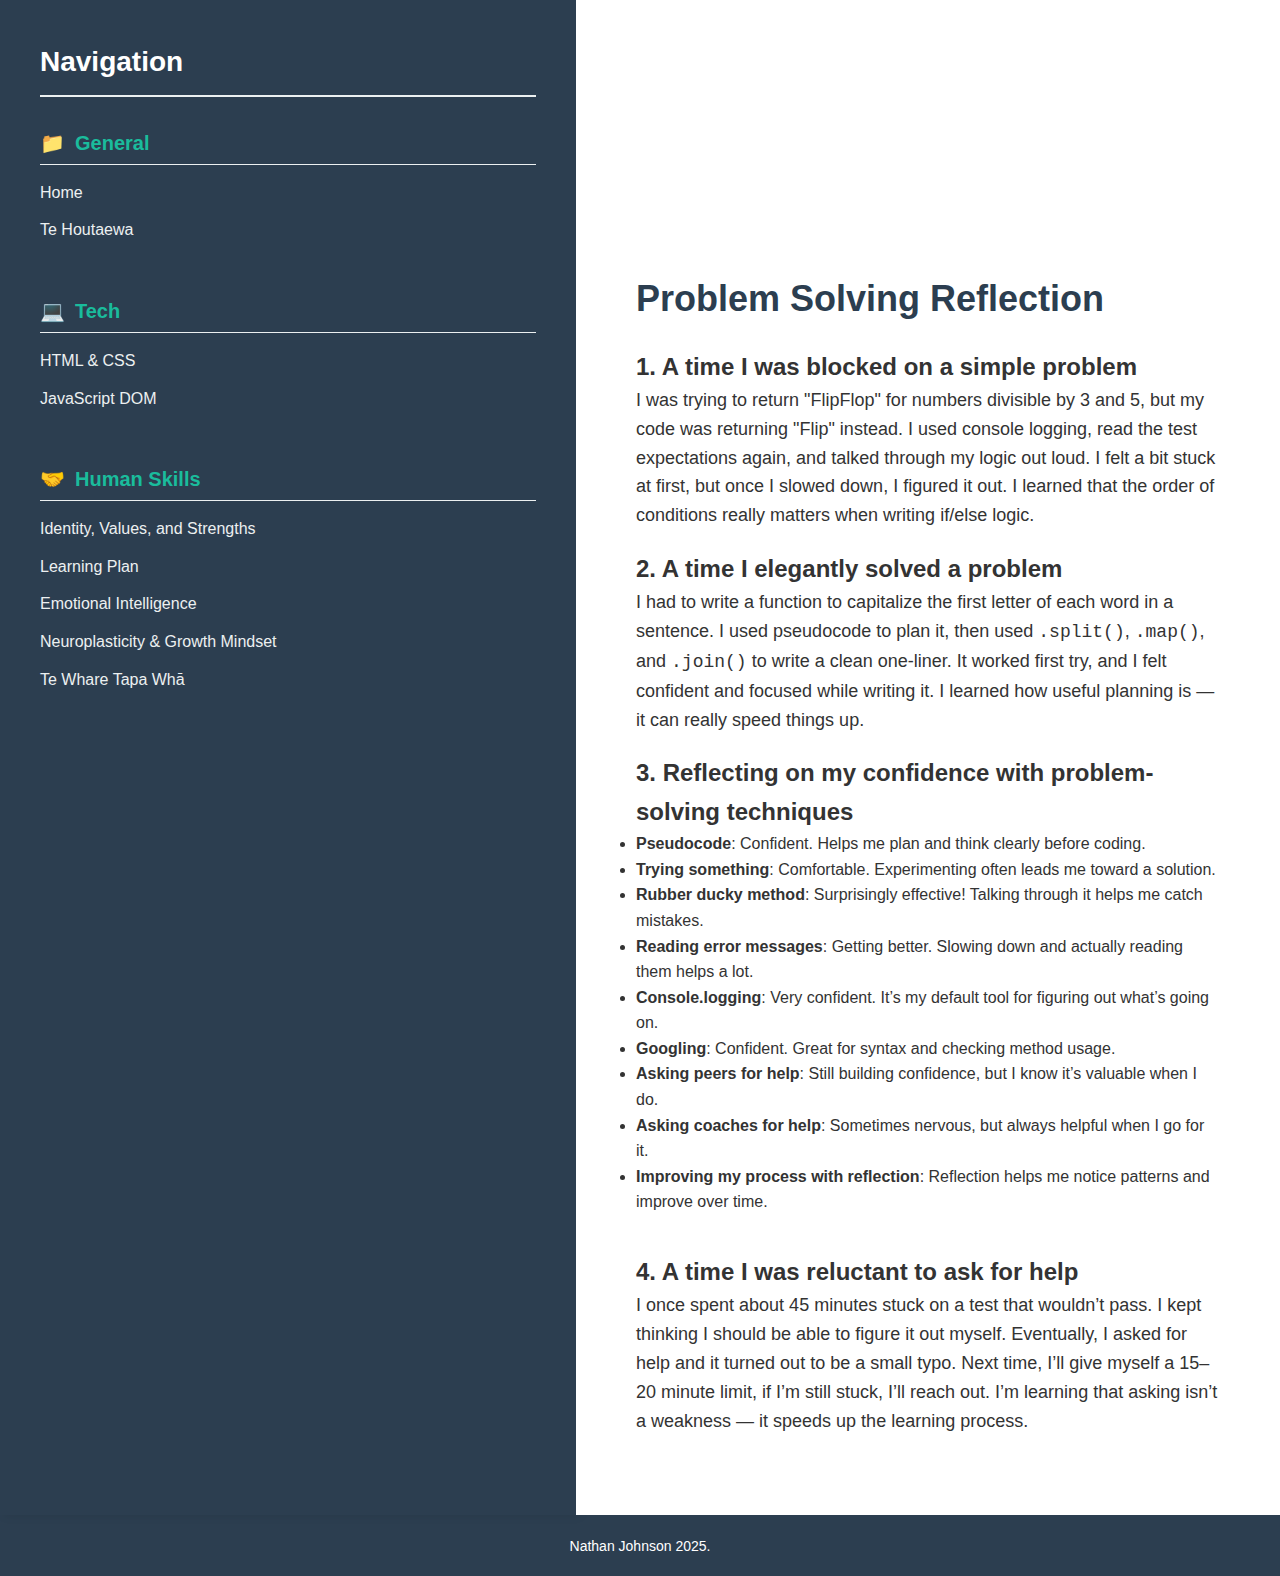
<file: blog/problem-solving.html>
<!DOCTYPE html>
<html lang="en">
  <head>
    <meta charset="UTF-8" />
    <meta name="viewport" content="width=device-width, initial-scale=1" />
    <title>Problem Solving Reflection</title>
    <link rel="stylesheet" href="../styles/main.css" />
  </head>
  <body>
    <div class="container">
      <aside id="sidebar-placeholder" class="sidebar"></aside>
      <script>
        fetch('sidebar.html')
          .then((response) => response.text())
          .then((data) => {
            document.getElementById('sidebar-placeholder').innerHTML = data
          })
      </script>

      <main class="content">
        <h1>Problem Solving Reflection</h1>

        <h2>1. A time I was blocked on a simple problem</h2>
        <p>
          I was trying to return "FlipFlop" for numbers divisible by 3 and 5,
          but my code was returning "Flip" instead. I used console logging, read
          the test expectations again, and talked through my logic out loud. I
          felt a bit stuck at first, but once I slowed down, I figured it out. I
          learned that the order of conditions really matters when writing
          if/else logic.
        </p>

        <h2>2. A time I elegantly solved a problem</h2>
        <p>
          I had to write a function to capitalize the first letter of each word
          in a sentence. I used pseudocode to plan it, then used
          <code>.split()</code>, <code>.map()</code>, and
          <code>.join()</code> to write a clean one-liner. It worked first try,
          and I felt confident and focused while writing it. I learned how
          useful planning is — it can really speed things up.
        </p>

        <h2>3. Reflecting on my confidence with problem-solving techniques</h2>
        <ul>
          <li>
            <strong>Pseudocode</strong>: Confident. Helps me plan and think
            clearly before coding.
          </li>
          <li>
            <strong>Trying something</strong>: Comfortable. Experimenting often
            leads me toward a solution.
          </li>
          <li>
            <strong>Rubber ducky method</strong>: Surprisingly effective!
            Talking through it helps me catch mistakes.
          </li>
          <li>
            <strong>Reading error messages</strong>: Getting better. Slowing
            down and actually reading them helps a lot.
          </li>
          <li>
            <strong>Console.logging</strong>: Very confident. It’s my default
            tool for figuring out what’s going on.
          </li>
          <li>
            <strong>Googling</strong>: Confident. Great for syntax and checking
            method usage.
          </li>
          <li>
            <strong>Asking peers for help</strong>: Still building confidence,
            but I know it’s valuable when I do.
          </li>
          <li>
            <strong>Asking coaches for help</strong>: Sometimes nervous, but
            always helpful when I go for it.
          </li>
          <li>
            <strong>Improving my process with reflection</strong>: Reflection
            helps me notice patterns and improve over time.
          </li>
        </ul>
        <p style="margin-top: 1em"></p>
        <h2>4. A time I was reluctant to ask for help</h2>
        <p>
          I once spent about 45 minutes stuck on a test that wouldn’t pass. I
          kept thinking I should be able to figure it out myself. Eventually, I
          asked for help and it turned out to be a small typo. Next time, I’ll
          give myself a 15–20 minute limit, if I’m still stuck, I’ll reach out.
          I’m learning that asking isn’t a weakness — it speeds up the learning
          process.
        </p>
      </main>
    </div>

    <footer class="footer">
      <p>Nathan Johnson 2025.</p>
    </footer>
  </body>
</html>
</file>
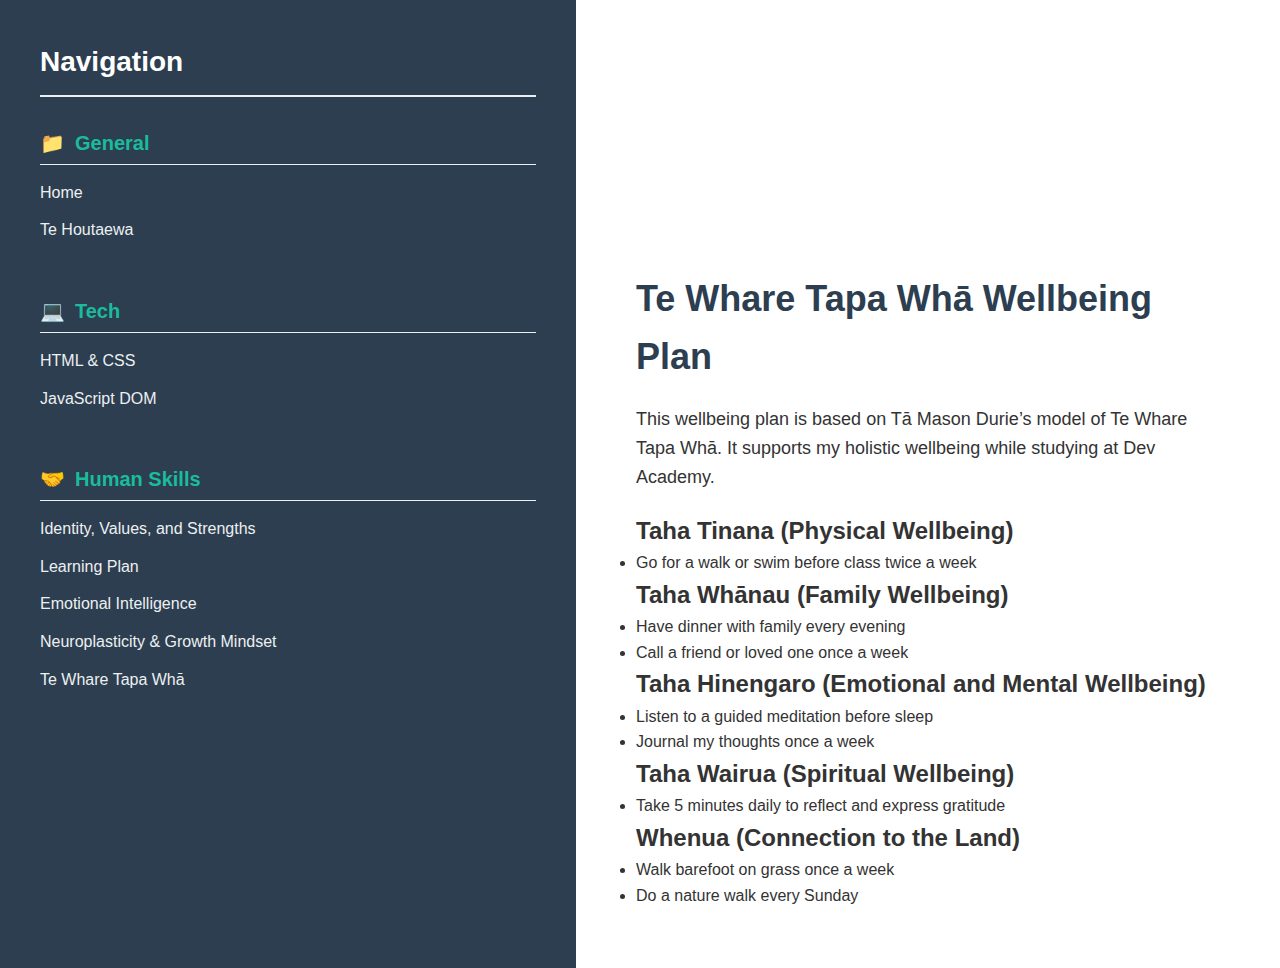
<file: blog/te-whare-tapa-wha.html>
<!DOCTYPE html>
<html lang="en">
  <head>
    <meta charset="UTF-8" />
    <meta name="viewport" content="width=device-width, initial-scale=1.0" />
    <title>Te Whare Tapa Whā</title>
    <link rel="stylesheet" href="../styles/main.css" />
  </head>
  <body>
    <div class="container">
      <aside id="sidebar-placeholder" class="sidebar"></aside>
      <script>
        fetch('sidebar.html')
          .then((response) => response.text())
          .then((data) => {
            document.getElementById('sidebar-placeholder').innerHTML = data
          })
      </script>

      <main class="content">
        <h1>Te Whare Tapa Whā Wellbeing Plan</h1>
        <p>
          This wellbeing plan is based on Tā Mason Durie’s model of Te Whare
          Tapa Whā. It supports my holistic wellbeing while studying at Dev
          Academy.
        </p>

        <h2>Taha Tinana (Physical Wellbeing)</h2>
        <ul>
          <li>Go for a walk or swim before class twice a week</li>
        </ul>

        <h2>Taha Whānau (Family Wellbeing)</h2>
        <ul>
          <li>Have dinner with family every evening</li>
          <li>Call a friend or loved one once a week</li>
        </ul>

        <h2>Taha Hinengaro (Emotional and Mental Wellbeing)</h2>
        <ul>
          <li>Listen to a guided meditation before sleep</li>
          <li>Journal my thoughts once a week</li>
        </ul>

        <h2>Taha Wairua (Spiritual Wellbeing)</h2>
        <ul>
          <li>Take 5 minutes daily to reflect and express gratitude</li>
        </ul>

        <h2>Whenua (Connection to the Land)</h2>
        <ul>
          <li>Walk barefoot on grass once a week</li>
          <li>Do a nature walk every Sunday</li>
        </ul>
      </main>
    </div>
  </body>
</html>
</file>
<file: styles/main.css>
/* Reset & Base Styles */
* {
  margin: 0;
  padding: 0;
  box-sizing: border-box;
}

body {
  font-family: 'Segoe UI', Tahoma, Geneva, Verdana, sans-serif;
  background-color: #f4f4f4;
  color: #333;
  line-height: 1.6;
}

a {
  text-decoration: none;
  color: inherit;
}

/* Layout Container */
.container {
  display: flex;
  flex-direction: row;
  min-height: 100vh;
}

/* Sidebar */
.sidebar {
  width: 45%;
  background-color: #2c3e50;
  color: white;
  padding: 40px;
  box-shadow: 4px 0 10px rgba(0, 0, 0, 0.1);
  display: flex;
  flex-direction: column;
  justify-content: flex-start;
}

.sidebar h2 {
  font-size: 28px;
  margin-bottom: 30px;
  border-bottom: 2px solid #ecf0f1;
  padding-bottom: 10px;
}

/* Link Section */
.link-section {
  margin-bottom: 40px;
}

.link-section h3 {
  font-size: 20px;
  margin-bottom: 15px;
  display: flex;
  align-items: center;
  gap: 10px;
  color: #1abc9c;
  border-bottom: 1px solid #ecf0f1;
  padding-bottom: 5px;
}

/* Icons for subheadings */
.icon-general::before {
  content: '📁';
}

.icon-tech::before {
  content: '💻';
}

.icon-human::before {
  content: '🤝';
}

.link-section ul {
  list-style-type: none;
  padding-left: 0;
}

.link-section li {
  margin: 10px 0;
}

.link-section a {
  font-size: 16px;
  color: #ecf0f1;
  position: relative;
  display: inline-block;
  transition: color 0.3s ease;
  padding-bottom: 2px;
}

.link-section a::after {
  content: '';
  position: absolute;
  width: 0%;
  height: 2px;
  background-color: #1abc9c;
  left: 0;
  bottom: 0;
  transition: width 0.3s ease;
}

.link-section a:hover {
  color: #1abc9c;
}

.link-section a:hover::after {
  width: 100%;
}

/* Main Content */
.content {
  flex: 1;
  padding: 60px;
  background-color: white;
  display: flex;
  flex-direction: column;
  justify-content: flex-start;
  padding-top: 30vh;
}

.content h1 {
  margin-bottom: 20px;
  font-size: 36px;
  color: #2c3e50;
}

.content p {
  margin-bottom: 20px;
  font-size: 18px;
}

/* Footer */
.footer {
  background-color: #2c3e50;
  color: white;
  text-align: center;
  padding: 20px;
  font-size: 14px;
}

/* Responsive Design */
@media (max-width: 768px) {
  .container {
    flex-direction: column;
  }

  .sidebar {
    width: 100%;
    padding: 20px;
    box-shadow: none;
  }

  .sidebar h2 {
    font-size: 24px;
    margin-bottom: 20px;
  }

  .link-section {
    margin-bottom: 30px;
  }

  .link-section h3 {
    font-size: 18px;
  }

  .link-section a {
    font-size: 15px;
  }

  .content {
    padding: 30px 20px;
  }

  .content h1 {
    font-size: 28px;
  }

  .content p {
    font-size: 16px;
  }
}

@media (max-width: 480px) {
  .sidebar {
    padding: 15px;
  }

  .sidebar h2 {
    font-size: 20px;
  }

  .link-section h3 {
    font-size: 16px;
  }

  .link-section a {
    font-size: 14px;
  }

  .content {
    padding: 20px 15px;
  }

  .content h1 {
    font-size: 24px;
  }

  .content p {
    font-size: 15px;
  }

  .footer {
    font-size: 13px;
    padding: 15px;
  }
}
</file>
